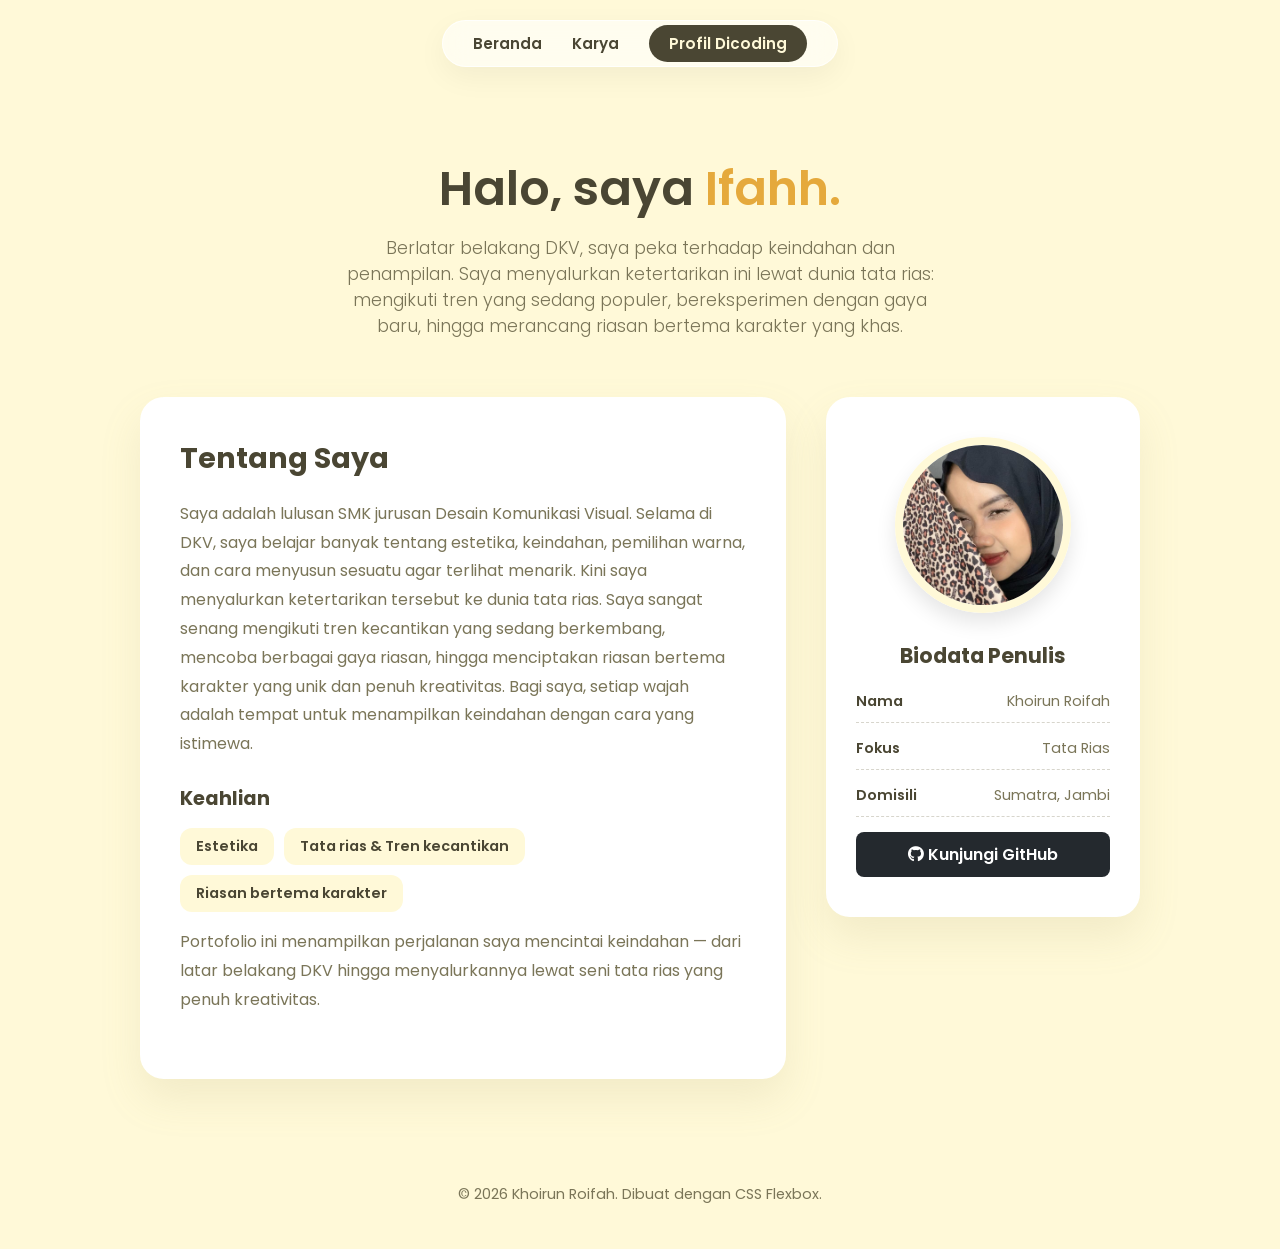
<file: tugas2/index.html>
<!DOCTYPE html>
<html lang="id">
<head>
    <meta charset="UTF-8">
    <meta name="viewport" content="width=device-width, initial-scale=1.0">
    <title>Portofolio | Khoirun Roifah</title>
    
    <link href="https://fonts.googleapis.com/css2?family=Poppins:wght@300;400;600&display=swap" rel="stylesheet">
    <link rel="stylesheet" href="css/style.css">

    <link rel="stylesheet" href="https://cdnjs.cloudflare.com/ajax/libs/font-awesome/6.4.0/css/all.min.css">
    
    <link rel="stylesheet" href="css/style.css">
</head>
<body>

    <nav>
        <ul>
            <li><a href="#beranda">Beranda</a></li>
            <li><a href="#karya">Karya</a></li>
            <li><a href="https://www.dicoding.com/users/khoirun_roifah01ep3h/academies" target="_blank" class="dicoding-link">Profil Dicoding</a></li>
        </ul>
    </nav>

    <header id="beranda">
        <div class="header-content">
            <h1>Halo, saya <span class="highlight">Ifahh.</span></h1>
            <p>Berlatar belakang DKV, saya peka terhadap keindahan dan penampilan. Saya menyalurkan ketertarikan ini lewat dunia tata rias: mengikuti tren yang sedang populer, bereksperimen dengan gaya baru, hingga merancang riasan bertema karakter yang khas.</p>
        </div>
    </header>

    <main class="container">
        
        <article id="karya">
            <div class="article-header">
                <h2>Tentang Saya</h2>
            </div>
            <p>Saya adalah lulusan SMK jurusan Desain Komunikasi Visual. Selama di DKV, saya belajar banyak tentang estetika, keindahan, pemilihan warna, dan cara menyusun sesuatu agar terlihat menarik. Kini saya menyalurkan ketertarikan tersebut ke dunia tata rias. Saya sangat senang mengikuti tren kecantikan yang sedang berkembang, mencoba berbagai gaya riasan, hingga menciptakan riasan bertema karakter yang unik dan penuh kreativitas. Bagi saya, setiap wajah adalah tempat untuk menampilkan keindahan dengan cara yang istimewa.</p>
            
            <div class="skills-section">
                <h3>Keahlian</h3>
                <div class="skills-badges">
                    <span class="badge">Estetika</span>
                    <span class="badge">Tata rias & Tren kecantikan</span>
                    <span class="badge">Riasan bertema karakter</span>
                </div>
            </div>

            <p class="closing-text">Portofolio ini menampilkan perjalanan saya mencintai keindahan — dari latar belakang DKV hingga menyalurkannya lewat seni tata rias yang penuh kreativitas.</p>
        </article>

        <aside>
            <div class="profile-card">
                
                <img src="img/WhatsApp Image 2026-09-15 at 19.17.29.jpeg" alt="Foto Profil Estetik" class="profile-img">
                
                <h3>Biodata Penulis</h3>
                <div class="bio-details">
                    <div class="bio-item">
                        <span class="label">Nama</span>
                        <span class="value">Khoirun Roifah</span>
                    </div>
                    <div class="bio-item">
                        <span class="label">Fokus</span>
                        <span class="value">Tata Rias</span>
                    </div>
                    <div class="bio-item">
                        <span class="label">Domisili</span>
                        <span class="value">Sumatra, Jambi</span>
                    </div>

                <a href="https://github.com/khoirunroifah-glitc" target="_blank" class="btn-github">
                    <i class="fab fa-github"></i> Kunjungi GitHub
                </a>
                    </div>
                </div>
            </div>
        </aside>

    </main>

    <footer>
        <p>&copy; 2026 Khoirun Roifah. Dibuat dengan CSS Flexbox.</p>
    </footer>

</body>
</html>
</file>
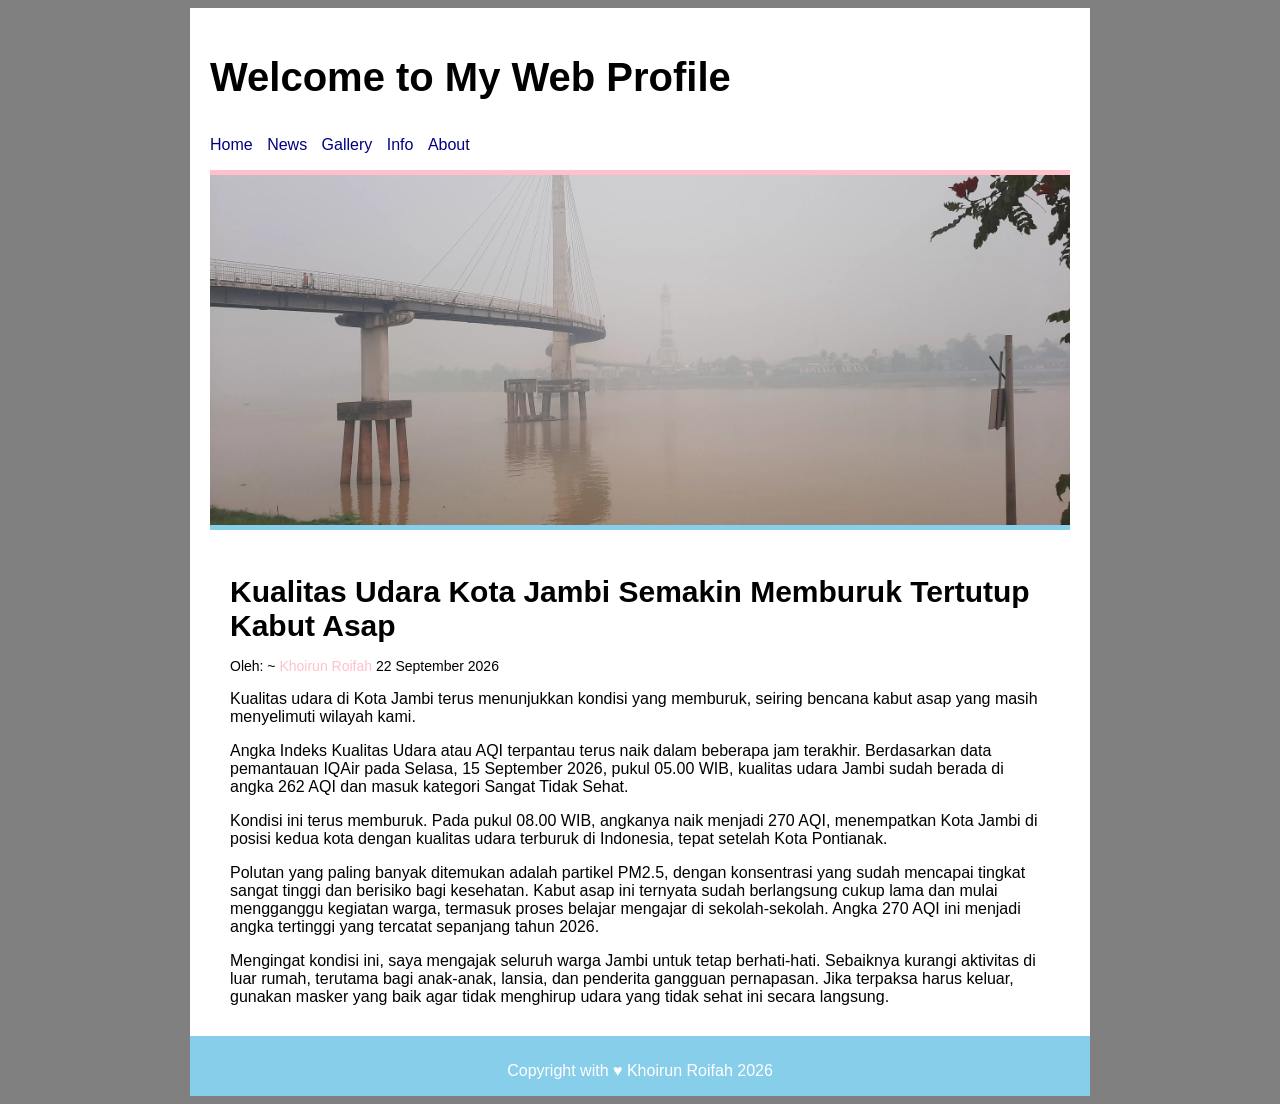
<file: web-css/index.html>
<!DOCTYPE html>
 <html lang="en">
 <head>
    <meta charset="UTF-8">
    <meta name="viewport" content="width=device-width, initial-scale=1.0">
    <title>Web Profile</title>
    <!-- link style css eskernal -->
    <link rel="stylesheet" href="css/style.css">
 </head>
 <body>
    <!-- membuat container -->
     <div class="container">
        <!-- membuat header -->
        <div class="header">
            <h1 class="judul">Welcome to My Web Profile</h1>
            <!-- membuat menu navigasi atas -->
             <ul class="nav">
                <li><a href="#">Home</a></li>
                <li><a href="#">News</a></li>
                <li><a href="#">Gallery</a></li>
                <li><a href="#">Info</a></li>
                <li><a href="#">About</a></li>
             </ul>
             <!-- membuat banner -->
               <div class="banner"></div>
               <!-- menambahkan isi/konten utama -->
                <div class="isi">
                  <h2>Kualitas Udara Kota Jambi Semakin Memburuk Tertutup Kabut Asap</h2>
                  <p class="penulis">Oleh: ~ <a href="#">Khoirun Roifah</a> 22 September 2026</p>
               
                  <p>Kualitas udara di Kota Jambi terus menunjukkan kondisi yang memburuk, seiring bencana kabut asap yang masih menyelimuti wilayah kami.
</p>

                  <p>Angka Indeks Kualitas Udara atau AQI terpantau terus naik dalam beberapa jam terakhir. Berdasarkan data pemantauan IQAir pada Selasa, 15 September 2026, pukul 05.00 WIB, kualitas udara Jambi sudah berada di angka 262 AQI dan masuk kategori Sangat Tidak Sehat.</p>

                  <p>Kondisi ini terus memburuk. Pada pukul 08.00 WIB, angkanya naik menjadi 270 AQI, menempatkan Kota Jambi di posisi kedua kota dengan kualitas udara terburuk di Indonesia, tepat setelah Kota Pontianak.</p>

                  <p>Polutan yang paling banyak ditemukan adalah partikel PM2.5, dengan konsentrasi yang sudah mencapai tingkat sangat tinggi dan berisiko bagi kesehatan. Kabut asap ini ternyata sudah berlangsung cukup lama dan mulai mengganggu kegiatan warga, termasuk proses belajar mengajar di sekolah-sekolah. Angka 270 AQI ini menjadi angka tertinggi yang tercatat sepanjang tahun 2026.</p>

                  <p>Mengingat kondisi ini, saya mengajak seluruh warga Jambi untuk tetap berhati-hati. Sebaiknya kurangi aktivitas di luar rumah, terutama bagi anak-anak, lansia, dan penderita gangguan pernapasan. Jika terpaksa harus keluar, gunakan masker yang baik agar tidak menghirup udara yang tidak sehat ini secara langsung.</p>

                </div>
        </div>
     </div>
     <!-- menambahkan footer -->
       <div class="footer">
         <p class="copyright">Copyright with &hearts; Khoirun Roifah 2026</p>
         </div>
 </body>
 </html>
</file>
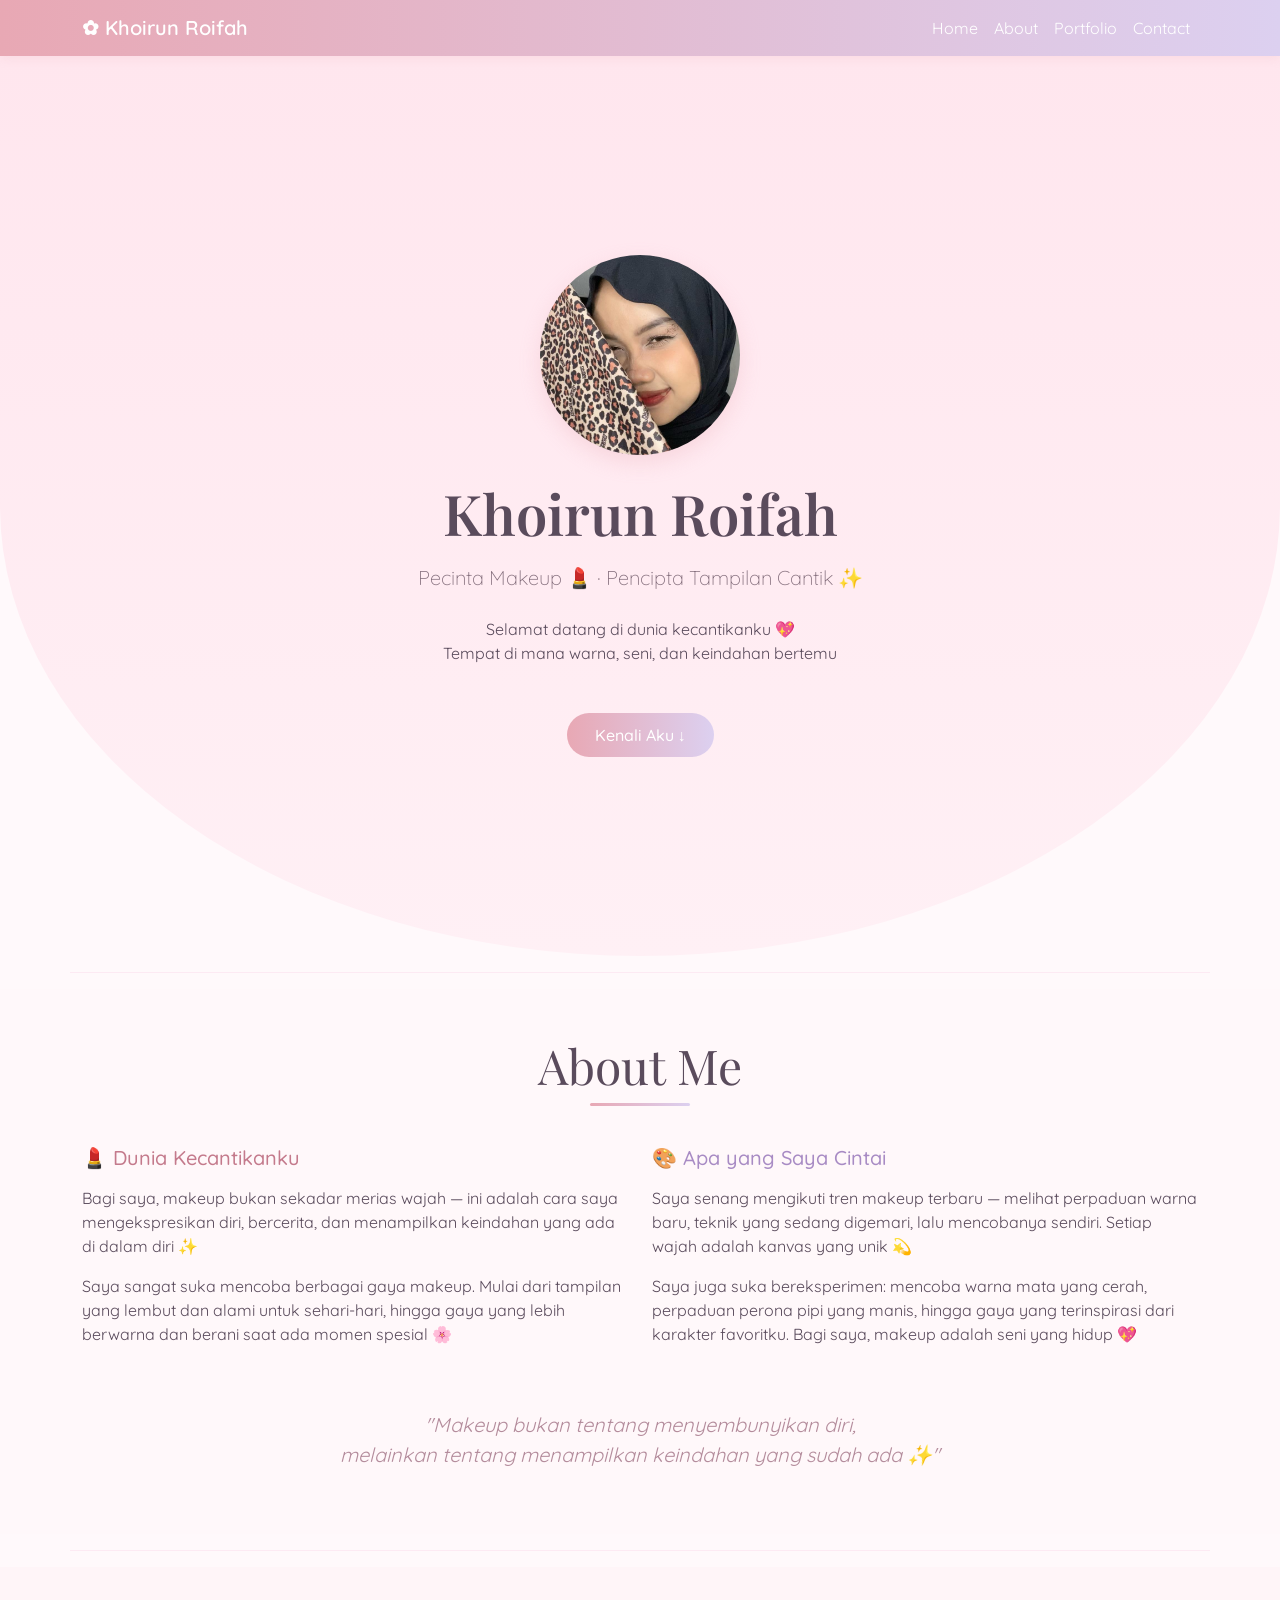
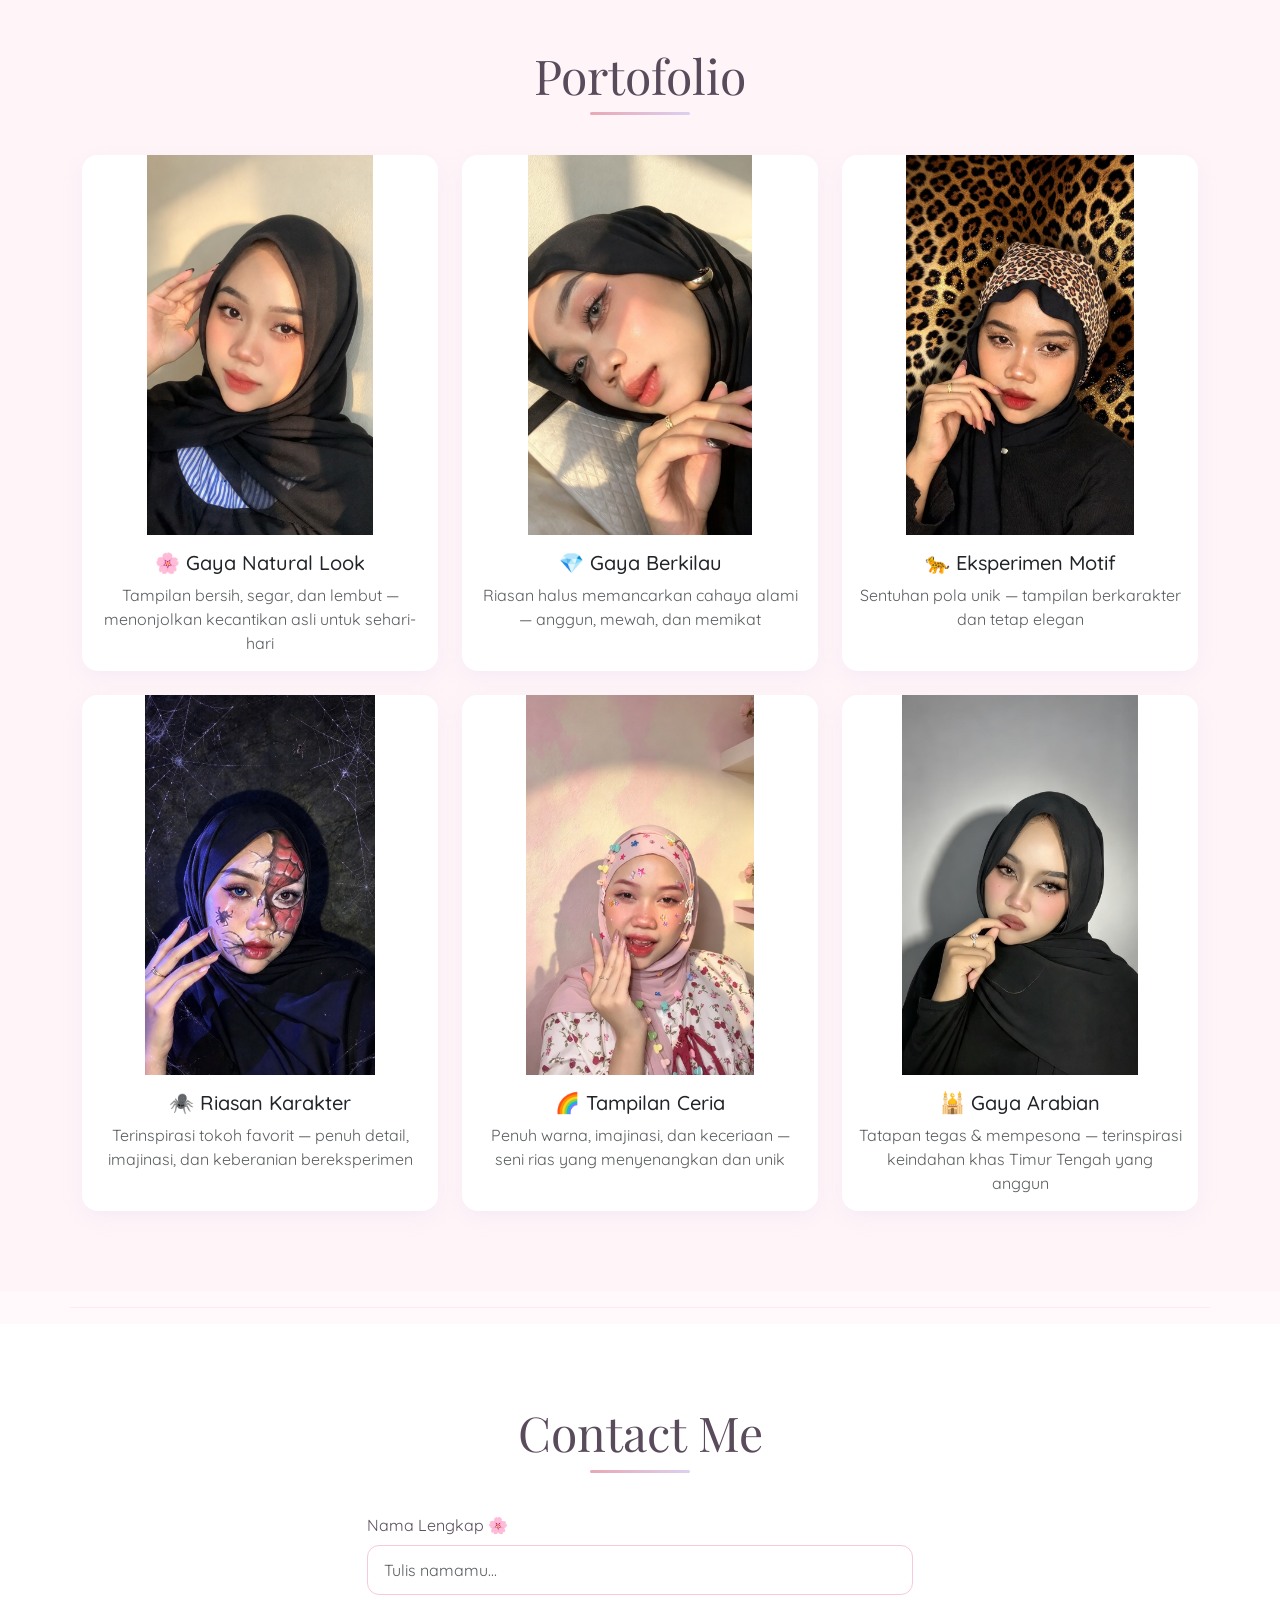
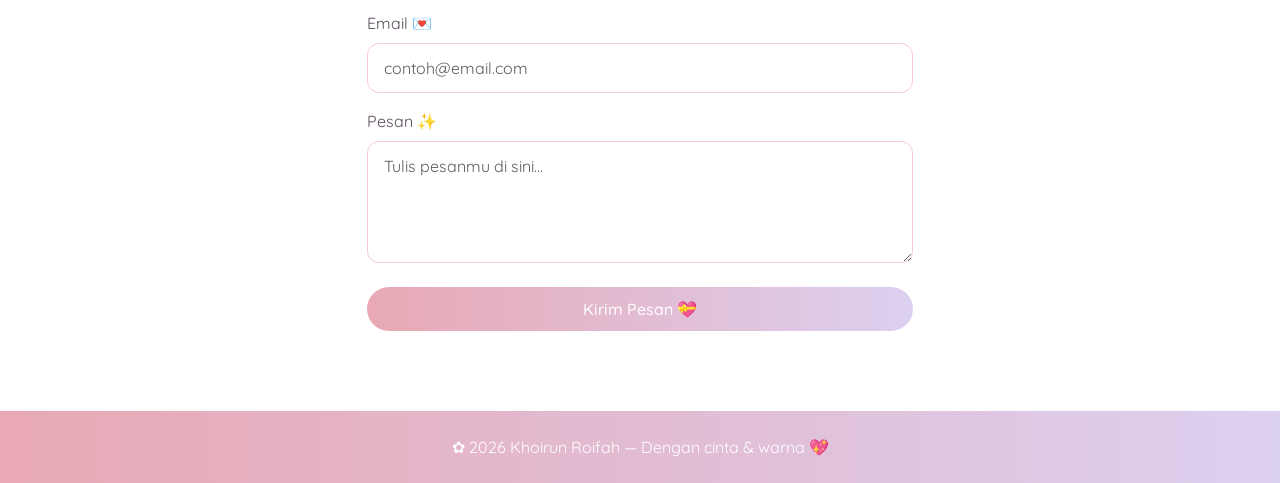
<file: web-profil/index.html>
<!DOCTYPE html>
<html lang="id">
<head>
    <meta charset="UTF-8">
    <meta name="viewport" content="width=device-width, initial-scale=1.0">
    <title>Portofolio — Khoirun Roifah</title>
    <!-- Bootstrap CSS -->
    <link href="https://cdn.jsdelivr.net/npm/bootstrap@5.3.0/dist/css/bootstrap.min.css" rel="stylesheet">
    <!-- Font Cantik -->
    <link href="https://fonts.googleapis.com/css2?family=Playfair+Display:wght@500;600&family=Quicksand:wght@400;500;600&display=swap" rel="stylesheet">
    <style>
        :root {
            --soft-pink: #F8C8DC;
            --dusty-rose: #E8A8B4;
            --lavender: #DCD0F0;
            --cream: #FFF5F8;
            --text-soft: #5A4B5C;
        }
        body {
            font-family: 'Quicksand', sans-serif;
            color: var(--text-soft);
            background-color: #FFF9FB;
        }
        h1, h2, h3, h4 {
            font-family: 'Playfair Display', serif;
        }
        html {
            scroll-behavior: smooth;
        }
        /* Navbar */
        .navbar {
            background: linear-gradient(90deg, #E8A8B4, #DCD0F0) !important;
            box-shadow: 0 2px 10px rgba(232, 168, 180, 0.2);
        }
        .navbar-brand, .nav-link {
            color: #fff !important;
        }
        .nav-link:hover {
            color: #FFF !important;
            text-shadow: 0 0 8px rgba(255,255,255,0.8);
        }
        section {
            padding: 80px 0;
        }
        /* Foto Bundar */
        .foto-bundar {
            width: 200px;
            height: 200px;
            border-radius: 50%;
            margin: 0 auto;
            box-shadow: 0 8px 20px rgba(232, 168, 180, 0.3);
            transition: transform 0.4s ease;
            object-fit: cover;
            object-position: center;
        }
        .foto-bundar:hover {
            transform: scale(1.05);
        }

        /* ===== ANIMASI: Tersembunyi Dulu ===== */
        .about-section,
        .card {
            opacity: 0;
            transform: translateY(40px);
            transition: all 0.8s ease;
        }

        /* ===== Muncul Saat Terlihat ===== */
        .about-section.terlihat,
        .card.terlihat {
            opacity: 1;
            transform: translateY(0);
        }

        /* Kartu Karya */
        .card {
            border: none;
            border-radius: 16px;
            overflow: hidden;
            background: #fff;
            box-shadow: 0 6px 18px rgba(219, 208, 240, 0.25);
        }
        .card:hover {
            transform: translateY(-8px);
            box-shadow: 0 12px 25px rgba(232, 168, 180, 0.25);
        }
        .card-img-top {
            height: 380px;
            object-fit: contain;
            object-position: center;
            background-color: #FFFFFF;
        }

        /* Tombol */
        .btn-love {
            background: linear-gradient(90deg, #E8A8B4, #DCD0F0);
            border: none;
            color: #fff;
            padding: 10px 28px;
            border-radius: 50px;
            font-weight: 500;
            transition: all 0.3s ease;
        }
        .btn-love:hover {
            color: #fff;
            transform: scale(1.05);
            box-shadow: 0 6px 15px rgba(232, 168, 180, 0.4);
        }
        /* Garis Pemisah */
        .garis {
            width: 100px;
            height: 3px;
            background: linear-gradient(90deg, #E8A8B4, #DCD0F0);
            margin: 0 auto 40px;
            border-radius: 3px;
        }
        /* Form */
        .form-control, .form-select {
            border-radius: 12px;
            border: 1px solid #F8C8DC;
            padding: 12px 16px;
        }
        .form-control:focus, .form-select:focus {
            box-shadow: 0 0 0 3px rgba(232, 168, 180, 0.25);
            border-color: #E8A8B4;
        }
        /* Footer */
        footer {
            background: linear-gradient(90deg, #E8A8B4, #DCD0F0);
            color: #fff;
        }
    </style>
</head>
<body>

    <!-- NAVIGASI -->
    <nav class="navbar navbar-expand-lg navbar-dark sticky-top">
        <div class="container">
            <a class="navbar-brand fw-semibold" href="#beranda">✿ Khoirun Roifah</a>
            <button class="navbar-toggler" type="button" data-bs-toggle="collapse" data-bs-target="#navMenu">
                <span class="navbar-toggler-icon"></span>
            </button>
            <div class="collapse navbar-collapse" id="navMenu">
                <ul class="navbar-nav ms-auto">
                    <li class="nav-item"><a class="nav-link" href="#beranda">Home</a></li>
                    <li class="nav-item"><a class="nav-link" href="#tentang">About</a></li>
                    <li class="nav-item"><a class="nav-link" href="#karya">Portfolio</a></li>
                    <li class="nav-item"><a class="nav-link" href="#hubungi">Contact</a></li>
                </ul>
            </div>
        </div>
    </nav>

    <!-- 🏠 BERANDA -->
    <section id="beranda" class="min-vh-100 d-flex align-items-center text-center" style="background: linear-gradient(180deg, #FFE6EE, #FFF0F5);
    border-bottom-left-radius : 60%;
    border-bottom-right-radius : 60%;">
        <div class="container">
            <img src="img/profil.jpeg" alt="Khoirun Roifah" class="foto-bundar mb-4">
            <h1 class="display-4 fw-semibold mb-3">Khoirun Roifah</h1>
            <p class="lead fs-5 mb-4" style="color: #86707E;">
                Pecinta Makeup 💄 · Pencipta Tampilan Cantik ✨
            </p>
            <p class="fs-6 mb-5" style="max-width: 500px; margin: 0 auto;">
                Selamat datang di dunia kecantikanku 💖<br>
                Tempat di mana warna, seni, dan keindahan bertemu
            </p>
            <a href="#tentang" class="btn btn-love">Kenali Aku ↓</a>
        </div>
    </section>

    <hr class="container" style="border-color: #F8C8DC; opacity: 0.3;">

    <!-- 🌸 TENTANG SAYA — DITAMBAH CLASS ANIMASI -->
    <section id="tentang" class="py-5 about-section" 
    style="background-color: #FFF8FA ;">
        <div class="container">
            <h2 class="text-center display-5 mb-2">About Me</h2>
            <div class="garis"></div>
            <div class="row">
                <div class="col-md-6 mb-4">
                    <h5 class="mb-3" style="color: #C47A8C;">💄 Dunia Kecantikanku</h5>
                    <p class="mb-3">Bagi saya, makeup bukan sekadar merias wajah — ini adalah cara saya mengekspresikan diri, bercerita, dan menampilkan keindahan yang ada di dalam diri ✨</p>
                    <p class="mb-3">Saya sangat suka mencoba berbagai gaya makeup. Mulai dari tampilan yang lembut dan alami untuk sehari-hari, hingga gaya yang lebih berwarna dan berani saat ada momen spesial 🌸</p>
                </div>
                <div class="col-md-6 mb-4">
                    <h5 class="mb-3" style="color: #A88BC4;">🎨 Apa yang Saya Cintai</h5>
                    <p class="mb-3">Saya senang mengikuti tren makeup terbaru — melihat perpaduan warna baru, teknik yang sedang digemari, lalu mencobanya sendiri. Setiap wajah adalah kanvas yang unik 💫</p>
                    <p>Saya juga suka bereksperimen: mencoba warna mata yang cerah, perpaduan perona pipi yang manis, hingga gaya yang terinspirasi dari karakter favoritku. Bagi saya, makeup adalah seni yang hidup 💖</p>
                </div>
            </div>
            <div class="row mt-4">
                <div class="col-md-10 offset-md-1 text-center">
                    <p class="fs-5 fst-italic" style="color: #B48C9C;">
                        "Makeup bukan tentang menyembunyikan diri,<br>
                        melainkan tentang menampilkan keindahan yang sudah ada ✨"
                    </p>
                </div>
            </div>
        </div>
    </section>

    <hr class="container" style="border-color: #F8C8DC; opacity: 0.3;">

    <!-- 🎀 PORTOFOLIO -->
    <section id="karya" style="background: #FFF5F8;">
        <div class="container">
            <h2 class="text-center display-5 mb-2">Portofolio</h2>
            <div class="garis"></div>
            <div class="row g-4">
                <!-- gambar 1 : gaya natural look -->
                <div class="col-md-6 col-lg-4">
                    <div class="card h-100">
                        <img src="img/naturallook.jpeg" class="card-img-top" alt="Gaya Natural">
                        <div class="card-body text-center">
                            <h5 class="card-title">🌸 Gaya Natural Look</h5>
                            <p class="card-text text-muted">Tampilan bersih, segar, dan lembut — menonjolkan kecantikan asli untuk sehari-hari</p>
                        </div>
                    </div>
                </div>
                <!-- gambar 2 : gaya berkilau -->
                <div class="col-md-6 col-lg-4">
                    <div class="card h-100">
                        <img src="img/berkilau.jpeg" class="card-img-top" alt="Gaya Berkilau">
                        <div class="card-body text-center">
                            <h5 class="card-title">💎 Gaya Berkilau</h5>
                            <p class="card-text text-muted">Riasan halus memancarkan cahaya alami — anggun, mewah, dan memikat</p>
                        </div>
                    </div>
                </div>
                <div class="col-md-6 col-lg-4">
                    <div class="card h-100">
                        <img src="img/leopard.jpeg" class="card-img-top" alt="Eksperimen Motif">
                        <div class="card-body text-center">
                            <h5 class="card-title">🐆 Eksperimen Motif</h5>
                            <p class="card-text text-muted">Sentuhan pola unik — tampilan berkarakter dan tetap elegan</p>
                        </div>
                    </div>
                </div>
                <div class="col-md-6 col-lg-4">
                    <div class="card h-100">
                        <img src="img/spiderman.jpeg" class="card-img-top" alt="Riasan Karakter">
                        <div class="card-body text-center">
                            <h5 class="card-title">🕷️ Riasan Karakter</h5>
                            <p class="card-text text-muted">Terinspirasi tokoh favorit — penuh detail, imajinasi, dan keberanian bereksperimen</p>
                        </div>
                    </div>
                </div>
                <div class="col-md-6 col-lg-4">
                    <div class="card h-100">
                        <img src="img/ceria.jpeg" class="card-img-top" alt="Tampilan Ceria">
                        <div class="card-body text-center">
                            <h5 class="card-title">🌈 Tampilan Ceria</h5>
                            <p class="card-text text-muted">Penuh warna, imajinasi, dan keceriaan — seni rias yang menyenangkan dan unik</p>
                        </div>
                    </div>
                </div>
                <div class="col-md-6 col-lg-4">
                    <div class="card h-100">
                        <img src="img/arabian.jpeg" class="card-img-top" alt="Gaya Arabian">
                        <div class="card-body text-center">
                            <h5 class="card-title">🕌 Gaya Arabian</h5>
                            <p class="card-text text-muted">Tatapan tegas & mempesona — terinspirasi keindahan khas Timur Tengah yang anggun</p>
                        </div>
                    </div>
                </div>
            </div>
        </div>
    </section>

    <hr class="container" style="border-color: #F8C8DC; opacity: 0.3;">

    <!-- 💌 HUBUNGI SAYA -->
    <section id="hubungi" class="bg-white">
        <div class="container">
            <h2 class="text-center display-5 mb-2">Contact Me</h2>
            <div class="garis"></div>
            <div class="row justify-content-center">
                <div class="col-md-6">
                    <form>
                        <div class="mb-3">
                            <label class="form-label">Nama Lengkap 🌸</label>
                            <input type="text" class="form-control" placeholder="Tulis namamu...">
                        </div>
                        <div class="mb-3">
                            <label class="form-label">Email 💌</label>
                            <input type="email" class="form-control" placeholder="contoh@email.com">
                        </div>
                        <div class="mb-4">
                            <label class="form-label">Pesan ✨</label>
                            <textarea class="form-control" rows="4" placeholder="Tulis pesanmu di sini..."></textarea>
                        </div>
                        <button type="submit" class="btn btn-love w-100">Kirim Pesan 💝</button>
                    </form>
                </div>
            </div>
        </div>
    </section>

    <!-- FOOTER -->
    <footer class="py-4 text-center">
        <p class="mb-0">✿ 2026 Khoirun Roifah — Dengan cinta & warna 💖</p>
    </footer>

    <!-- Bootstrap JS + Animasi Muncul Saat Dilihat -->
    <script src="https://cdn.jsdelivr.net/npm/bootstrap@5.3.0/dist/js/bootstrap.bundle.min.js"></script>
    <script>
        document.addEventListener('DOMContentLoaded', function() {
            const elemenMuncul = document.querySelectorAll('.about-section, .card');
            
            const pengamat = new IntersectionObserver((masuk) => {
                masuk.forEach(lihat => {
                    if (lihat.isIntersecting) {
                        lihat.target.classList.add('terlihat');
                    }
                });
            }, { threshold: 0.1 });

            elemenMuncul.forEach(el => pengamat.observe(el));
        });
    </script>
</body>
</html>
</file>
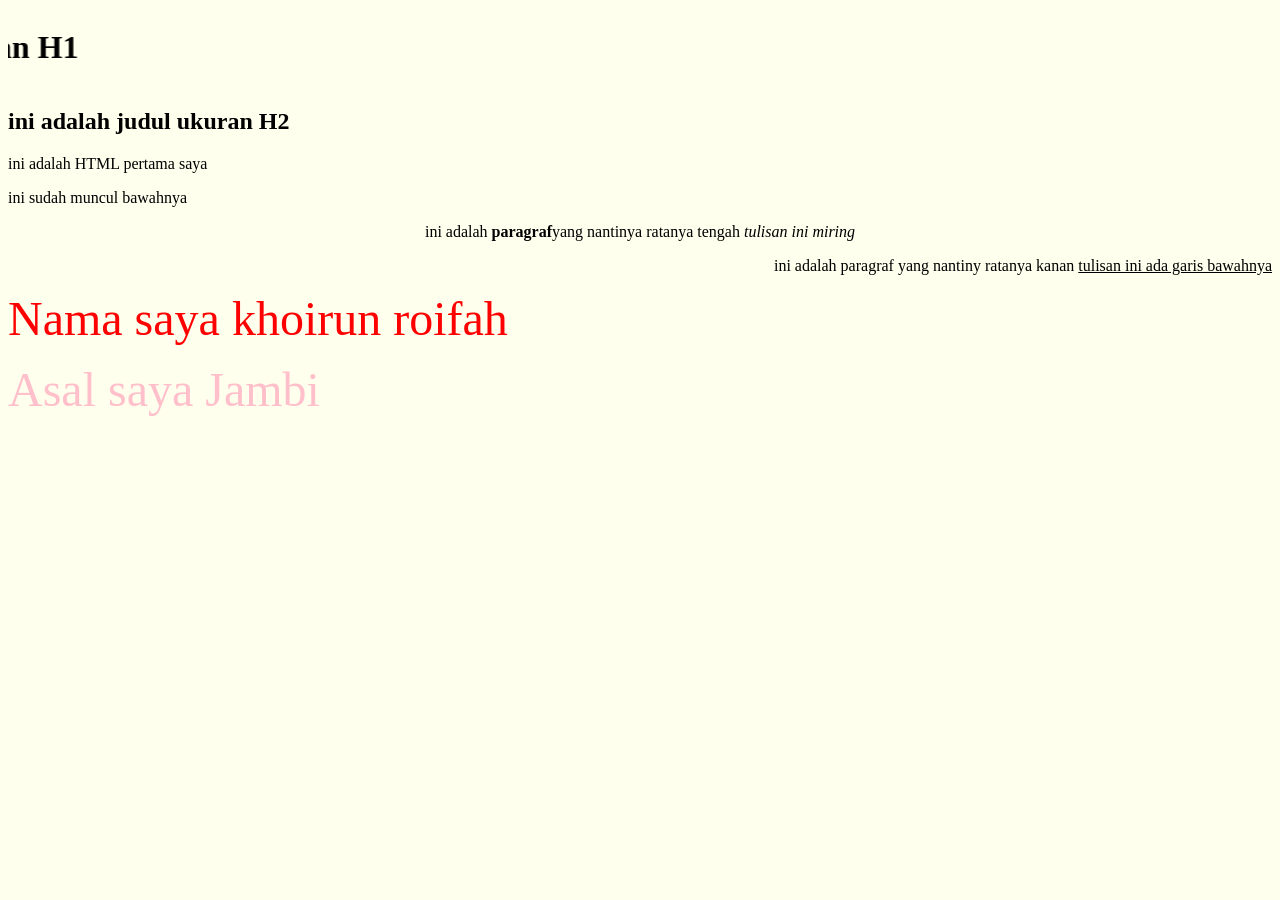
<file: tugas1/tugas1.html>
<html>
    <head>
        <title> HTML Tugas 1</title>
    </head>
    <body bgcolor="FEFFED">

        <marquee behavior="slide" direction="right">
            <h1>ini adalah judul ukuran H1</h1>
        </marquee>

        <h2>ini adalah judul ukuran H2</h2>
        <p>ini adalah HTML pertama saya</p>
        <p>ini sudah muncul bawahnya</p>
        <p align="center">ini adalah <b>paragraf</b>yang nantinya ratanya tengah <i>tulisan ini miring</i></p>
        <p align="right">ini adalah paragraf yang nantiny ratanya kanan <u>tulisan ini ada garis bawahnya</u></p>

        <p>
        <font size="20" color="red">Nama saya khoirun roifah</font>
        </p>

        <p>
            <font size="20" color="pink">Asal saya Jambi</font>
        </p>
    </body>
</html>
</file>
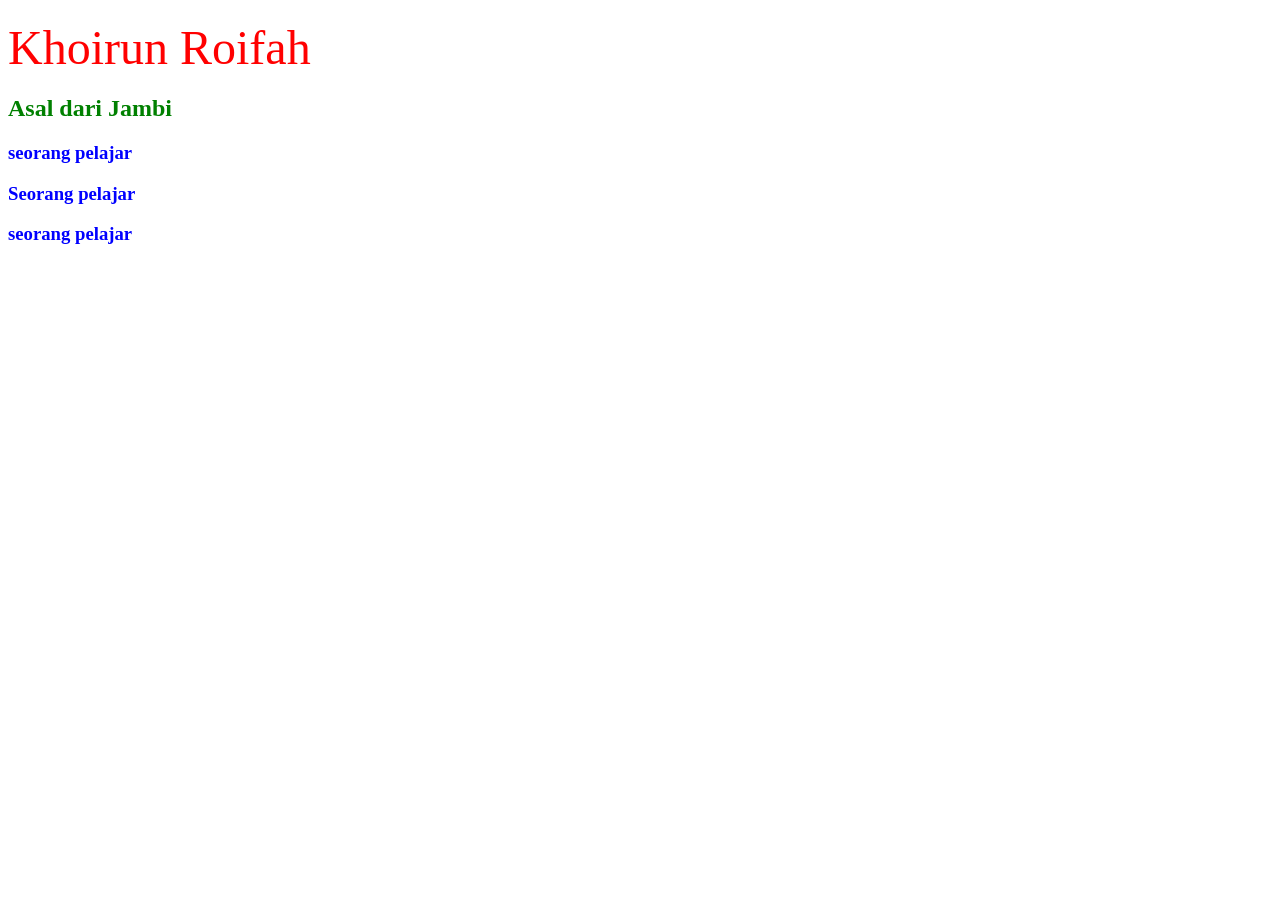
<file: tugas3/tugas-css1.html>
<!DOCTYPE html>
<html lang="en">
<head>
    <meta charset="UTF-8">
    <meta name="viewport" content="width=device-width, initial-scale=1.0">
    <title>Document</title>

    <style type="text/css">
        h3 {
            color: blue;
        }
        
        p {
            color: red;
            font-size: 20px;
        }

        h2 {
            color: green;
        }
    </style>
</head>
<body>
    <P><font size="20 color="red"> Khoirun Roifah </font></P>
    <h2>Asal dari Jambi</h2>
    <h3 style="color: blue">seorang pelajar</h3>
    <h3>Seorang pelajar</h3>
    <h3>seorang pelajar</h3>
    

</body>
</html>
</file>
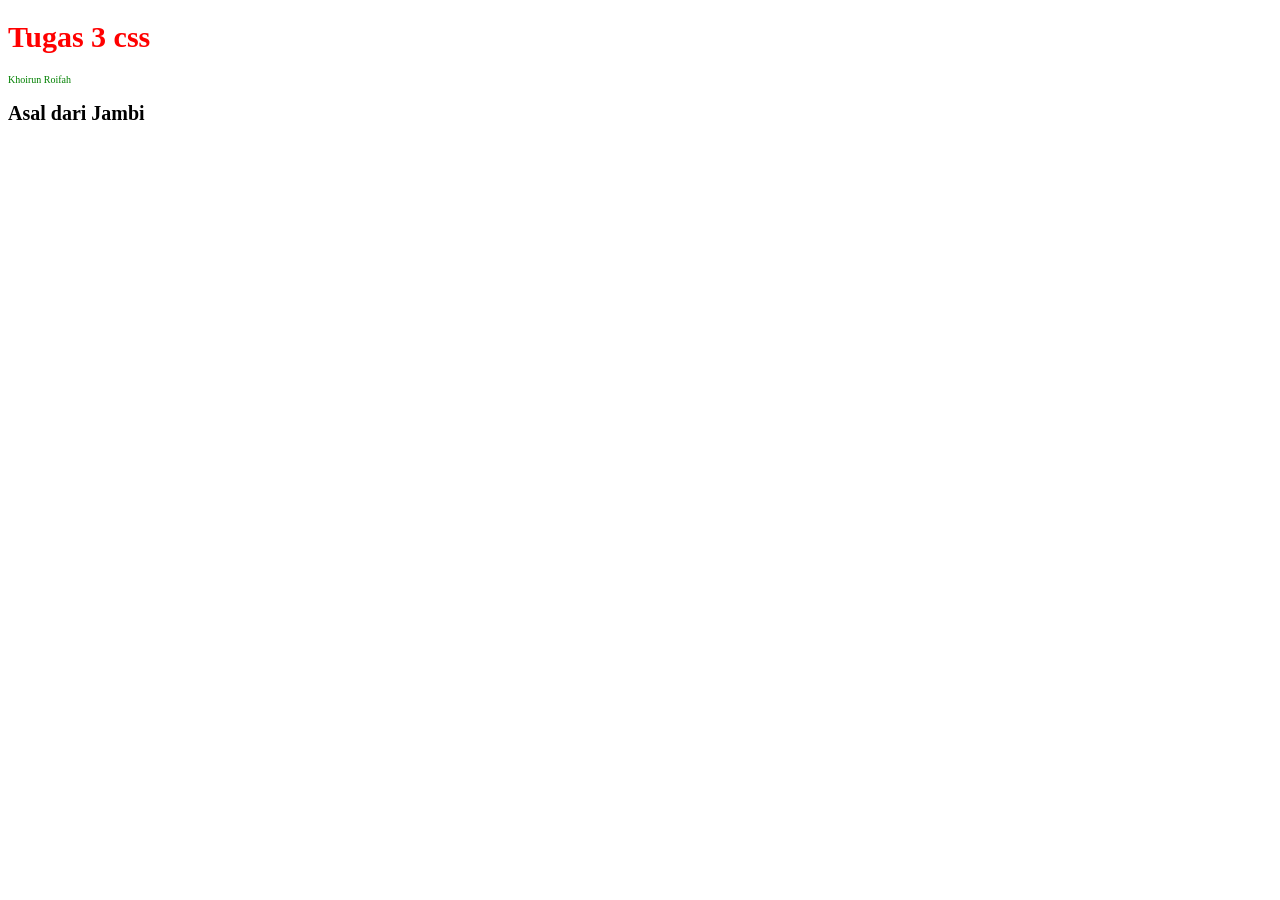
<file: tugas3/tugas-css2.html>
<!DOCTYPE html>
<html lang="en">
<head>
    <meta charset="UTF-8">
    <meta name="viewport" content="width=device-width, initial-scale=1.0">
    <title>Tugas 3 CSS</title>
    <!-- memasukkan css eksternal dengan teg link -->
    <link rel="stylesheet" href="style.css">
</head>
<body>
    <!-- berwarna merah dan ukuran font 30px -->
    <h1>Tugas 3 css</h1>
    <!-- warna hijau ukuran 10px -->
    <p>Khoirun Roifah</p>
    <!-- ukuran font 20px -->
    <h2>Asal dari Jambi</h2>
</body>
</html>
</file>
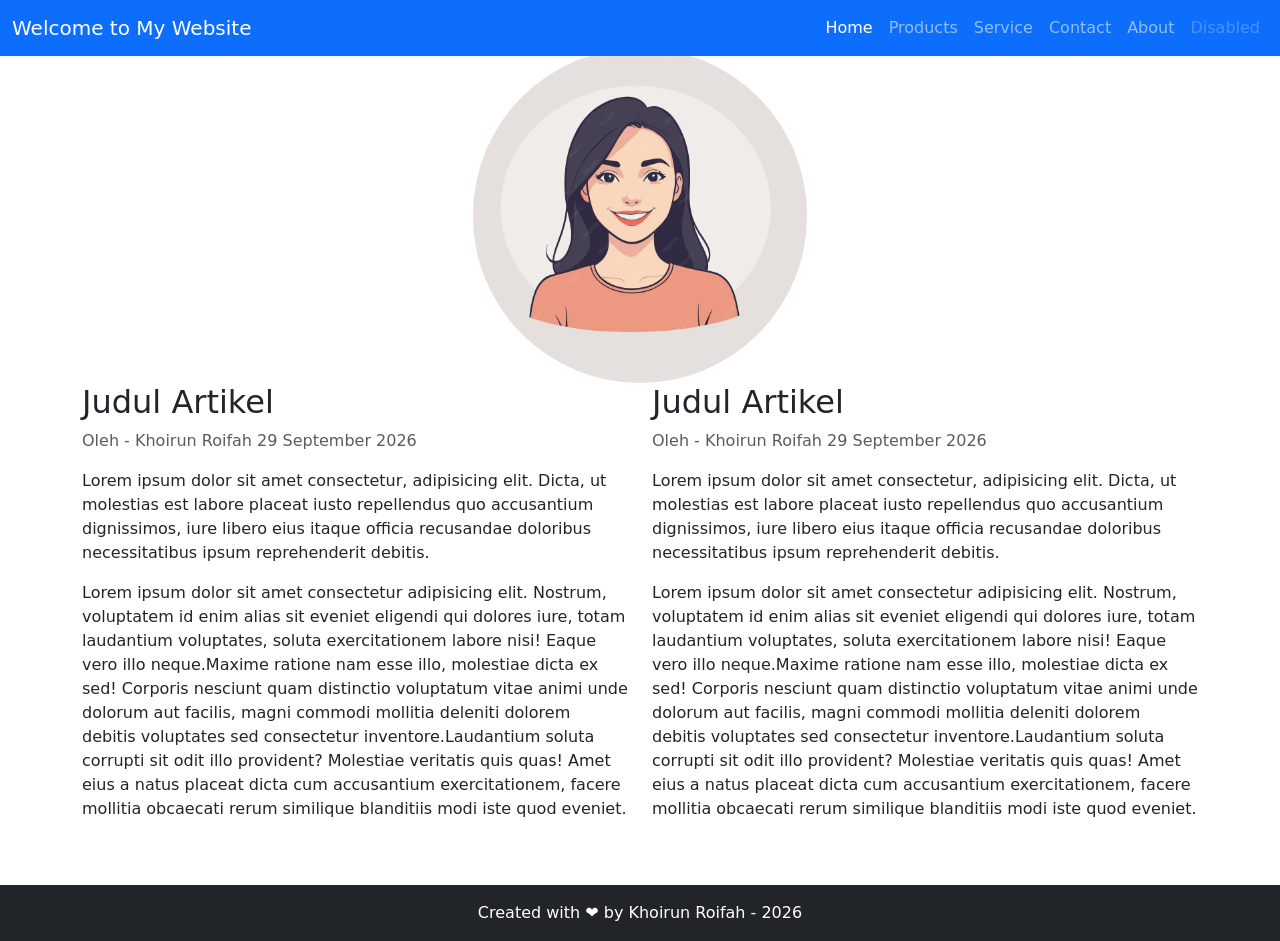
<file: web-bootstrap/inde.html>
<!DOCTYPE html>
<html lang="en">
<head>
    <meta charset="UTF-8">
    <meta name="viewport" content="width=device-width, initial-scale=1.0">
    <title>Document</title>
     <link href="https://cdn.jsdelivr.net/npm/bootstrap@5.3.8/dist/css/bootstrap.min.css" rel="stylesheet" integrity="sha384-sRIl4kxILFvY47J16cr9ZwB07vP4J8+LH7qKQnuqkuIAvNWLzeN8tE5YBujZqJLB" crossorigin="anonymous">
</head>
<body>
    <!-- navbar atau menu untuk warna primary, danger, warning, success -->
     <nav class="navbar navbar-expand-lg bg-primary navbar-dark fixed-top">
  <div class="container-fluid">
    <a class="navbar-brand" href="#">Welcome to My Website</a>
    <button class="navbar-toggler" type="button" data-bs-toggle="collapse" data-bs-target="#navbarNavAltMarkup" aria-controls="navbarNavAltMarkup" aria-expanded="false" aria-label="Toggle navigation">
      <span class="navbar-toggler-icon"></span>
    </button>
    <div class="collapse navbar-collapse" id="navbarNavAltMarkup">
      <div class="navbar-nav ms-auto">
        <a class="nav-link active" aria-current="page" 
        href="#">Home</a>
        <a class="nav-link" href="#">Products</a>
        <a class="nav-link" href="#">Service</a>
        <a class="nav-link" href="#">Contact</a>
        <a class="nav-link" href="#">About</a>
        <a class="nav-link disabled" aria-disabled="true">Disabled</a>
      </div>
    </div>
  </div>
</nav>

<!-- hero image atau banner -->
 <div class="container text-center mt-5">
    <img src="img/profil.img" width="30%" class="img-fluid rounded-circle" alt="Hero Image">
 </div>

    <!-- bagian artikel -->
    <div class="container">
        <div class="row">
            <!-- column 1 -->
            <div class="col-md">
                 <h2>Judul Artikel</h2>
                <p class="text-muted">Oleh - Khoirun Roifah 29 September 2026</p>
                <p>Lorem ipsum dolor sit amet consectetur, adipisicing elit. Dicta, ut molestias est labore placeat iusto repellendus quo accusantium dignissimos, iure libero eius itaque officia recusandae doloribus necessitatibus ipsum reprehenderit debitis.</p>
                <p><span>Lorem ipsum dolor sit amet consectetur adipisicing elit. Nostrum, voluptatem id enim alias sit eveniet eligendi qui dolores iure, totam laudantium voluptates, soluta exercitationem labore nisi! Eaque vero illo neque.</span><span>Maxime ratione nam esse illo, molestiae dicta ex sed! Corporis nesciunt quam distinctio voluptatum vitae animi unde dolorum aut facilis, magni commodi mollitia deleniti dolorem debitis voluptates sed consectetur inventore.</span><span>Laudantium soluta corrupti sit odit illo provident? Molestiae veritatis quis quas! Amet eius a natus placeat dicta cum accusantium exercitationem, facere mollitia obcaecati rerum similique blanditiis modi iste quod eveniet.</span></p>
                </div>
            <!-- column 2 -->
            <div class="col-md">
                <h2>Judul Artikel</h2>
                <p class="text-muted">Oleh - Khoirun Roifah 29 September 2026</p>
                <p>Lorem ipsum dolor sit amet consectetur, adipisicing elit. Dicta, ut molestias est labore placeat iusto repellendus quo accusantium dignissimos, iure libero eius itaque officia recusandae doloribus necessitatibus ipsum reprehenderit debitis.</p>
                <p><span>Lorem ipsum dolor sit amet consectetur adipisicing elit. Nostrum, voluptatem id enim alias sit eveniet eligendi qui dolores iure, totam laudantium voluptates, soluta exercitationem labore nisi! Eaque vero illo neque.</span><span>Maxime ratione nam esse illo, molestiae dicta ex sed! Corporis nesciunt quam distinctio voluptatum vitae animi unde dolorum aut facilis, magni commodi mollitia deleniti dolorem debitis voluptates sed consectetur inventore.</span><span>Laudantium soluta corrupti sit odit illo provident? Molestiae veritatis quis quas! Amet eius a natus placeat dicta cum accusantium exercitationem, facere mollitia obcaecati rerum similique blanditiis modi iste quod eveniet.</span></p>
            </div>
        </div>
    </div>

    <!-- buat footer -->
     <footer class="bg-dark text-white text-center py-3 mt-5">
        Created with ❤️ by Khoirun Roifah - 2026
     </footer>

    <!-- javascript code bootstrap -->
    <script src="https://cdn.jsdelivr.net/npm/bootstrap@5.3.8/dist/js/bootstrap.bundle.min.js" integrity="sha384-FKyoEForCGlyvwx9Hj09JcYn3nv7wiPVlz7YYwJrWVcXK/BmnVDxM+D2scQbITxI" crossorigin="anonymous"></script>
</body>
</html>
</file>
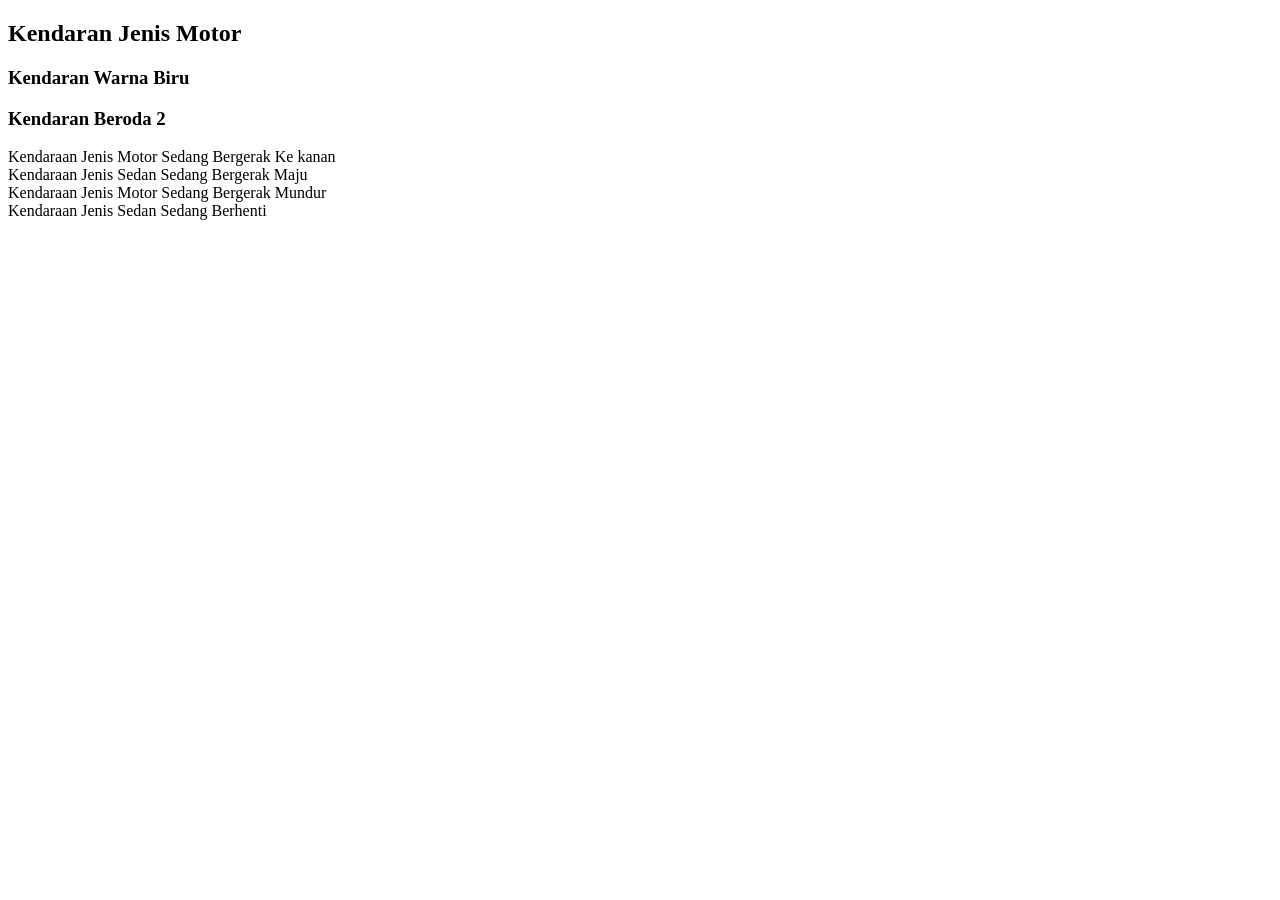
<file: web-javascript/belajar-object.html>
<!DOCTYPE html>
<html lang="en">
<head>
    <meta charset="UTF-8">
    <meta name="viewport" content="width=device-width, initial-scale=1.0">
    <title>Belajar Object</title>
</head>
<body>
    <script type="text/javascript" src="script.js"></script>
</body>
</html>
</file>
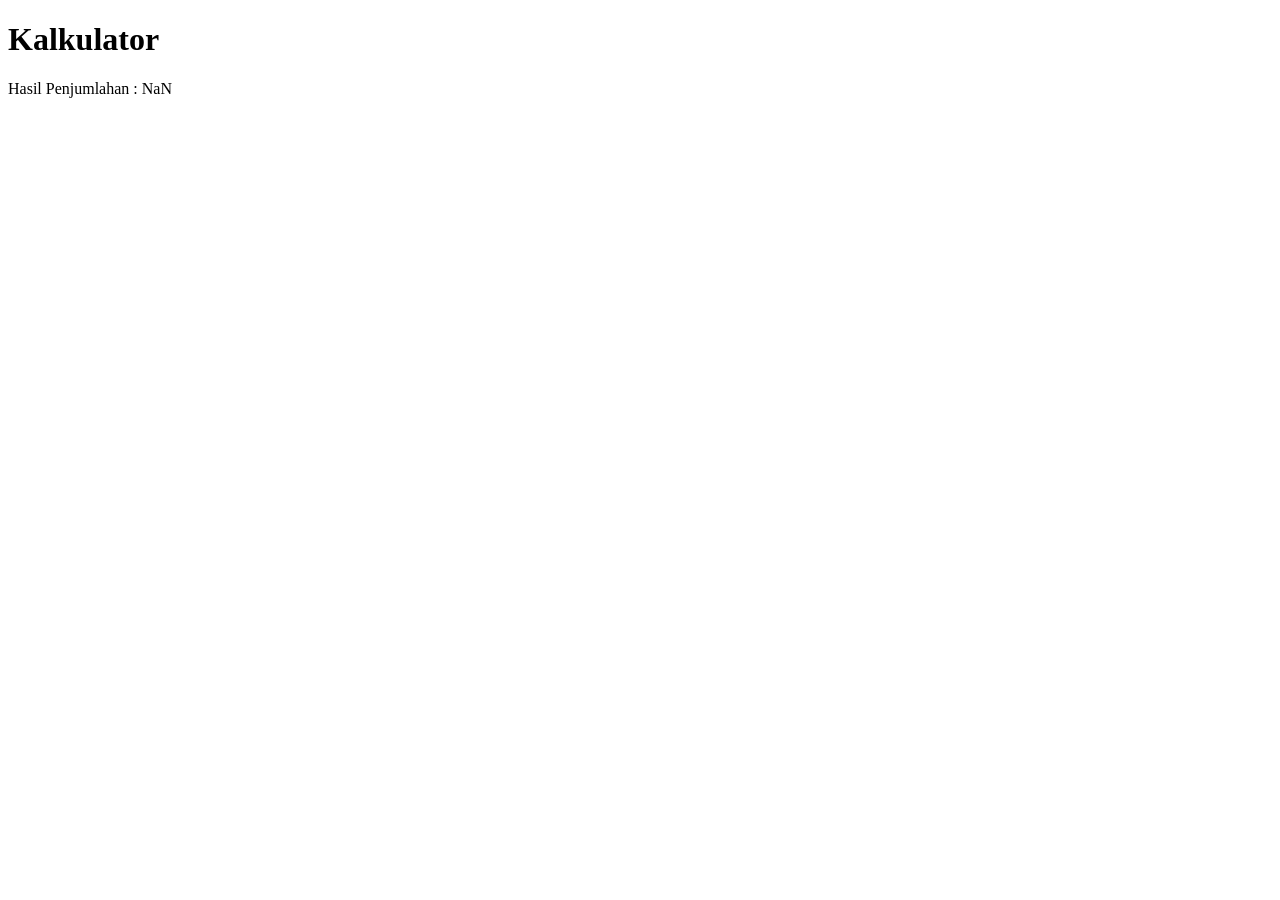
<file: web-javascript/kalkulator-js.html>
<!DOCTYPE html>
<html lang="en">
<head>
    <meta charset="UTF-8">
    <meta name="viewport" content="width=device-width, initial-scale=1.0">
    <title>Kalkulator</title>
</head>
<body>
    <h1>Kalkulator</h1>

    <script type="text/javascript">
        let angka1 = prompt("Masukkan angka pertama : ");
        let angka2 = prompt("Masukkan angka kedua : ");

        //menjumlahkan kedua angka
        let penjumlahan = parseFloat(angka1) + parseFloat(angka2);

        //menampilkan hasil penjumlahan
        document.write("Hasil Penjumlahan : " + penjumlahan + "<br>");
    </script>
</body>
</html>
</file>
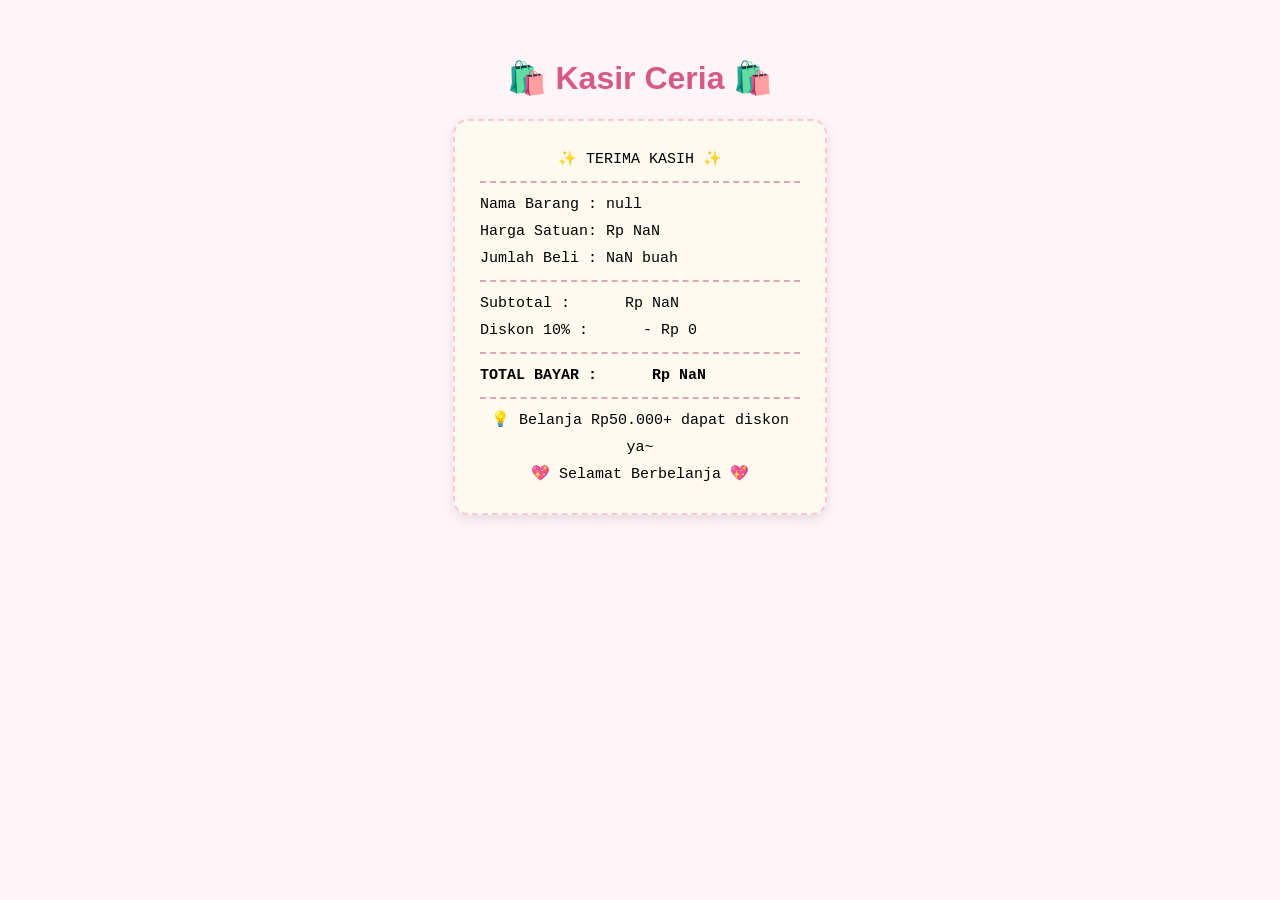
<file: web-javascript/kasir-js.html>
<!DOCTYPE html>
<html lang="id">
<head>
    <meta charset="UTF-8">
    <meta name="viewport" content="width=device-width, initial-scale=1.0">
    <title>KASIR-JS 🛍️</title>
    <style>
        body {
            font-family: 'Arial', sans-serif;
            background: #FFF5F8;
            padding: 30px;
        }
        h1 {
            text-align: center;
            color: #D65A84;
        }
        .struk {
            font-family: 'Courier New', monospace;
            font-size: 15px;
            line-height: 1.8;
            background: #FFFAF0;
            padding: 25px;
            margin: 0 auto;
            max-width: 320px;
            border-radius: 15px;
            box-shadow: 0 4px 12px rgba(0,0,0,0.1);
            border: 2px dashed #F8C8DC;
        }
        .tengah { text-align: center; }
        .kanan { text-align: right; display: inline-block; width: 100px; }
        .garis { border-bottom: 2px dashed #D8A8B8; margin: 8px 0; }
    </style>
</head>
<body>
    <h1>🛍️ Kasir Ceria 🛍️</h1>

    <script>
        // Ambil data
        let nama = prompt("😊 Nama Barang:");
        let harga = parseFloat(prompt("💰 Harga Barang:"));
        let qty = parseInt(prompt("🛒 Jumlah Beli:"));

        // Hitung
        let total = harga * qty;
        let diskon = 0;
        let catatanDiskon = "";

        if (total > 50000) {
            diskon = total * 0.1;
            catatanDiskon = "🎉 DAPAT DISKON 10%!";
        } else {
            catatanDiskon = "💡 Belanja Rp50.000+ dapat diskon ya~";
        }

        let totalBayar = total - diskon;

        // Tampilkan struk yang CANTIK & LUCU
        document.write('<div class="struk">');
        document.write('<div class="tengah">✨ TERIMA KASIH ✨</div>');
        document.write('<div class="garis"></div>');
        
        document.write('Nama Barang : ' + nama + '<br>');
        document.write('Harga Satuan: Rp ' + harga.toLocaleString('id-ID') + '<br>');
        document.write('Jumlah Beli : ' + qty + ' buah<br>');
        document.write('<div class="garis"></div>');
        
        document.write('Subtotal     : <span class="kanan">Rp ' + total.toLocaleString('id-ID') + '</span><br>');
        document.write('Diskon 10%   : <span class="kanan">- Rp ' + diskon.toLocaleString('id-ID') + '</span><br>');
        document.write('<div class="garis"></div>');
        
        document.write('<strong>TOTAL BAYAR  : <span class="kanan">Rp ' + totalBayar.toLocaleString('id-ID') + '</span></strong><br>');
        document.write('<div class="garis"></div>');
        
        document.write('<div class="tengah">' + catatanDiskon + '</div>');
        document.write('<div class="tengah">💖 Selamat Berbelanja 💖</div>');
        
        document.write('</div>');
    </script>

</body>
</html>
</file>
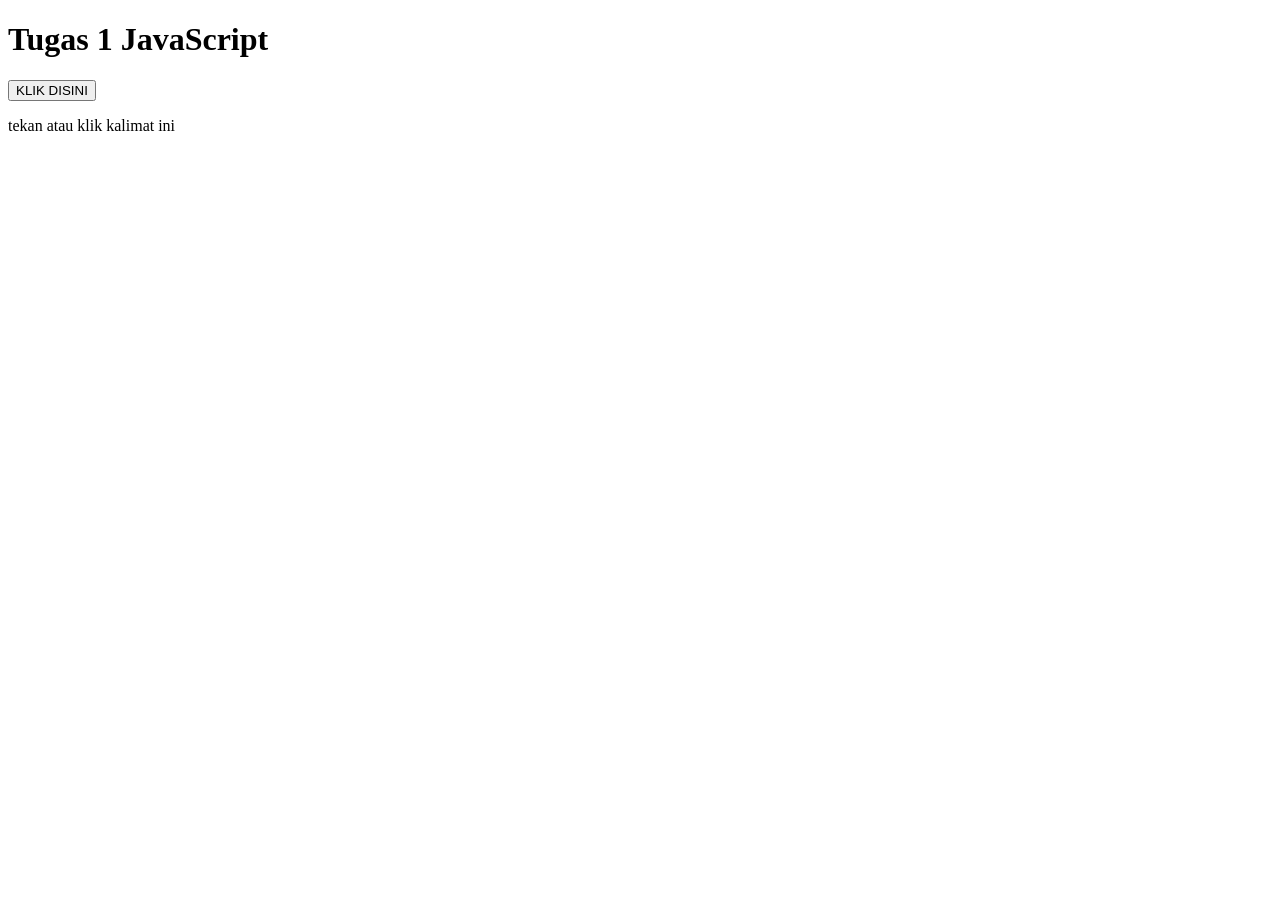
<file: web-javascript/tugas1-js.html>
<!DOCTYPE html>
<html lang="en">
<head>
    <meta charset="UTF-8">
    <meta name="viewport" content="width=device-width, initial-scale=1.0">
    <title>Document</title>
</head>
<body>
    <h1>Tugas 1 JavaScript</h1>

    <!-- penulisan js dengan inline -->
     <button onclick="alert('Tombol di tekan!')
     ">KLIK DISINI</button>

     <p onclick="alert('kalimat ini di klik')">tekan atau klik kalimat ini</p>

<!-- contoh penulisan js eksternal js -->
    <skript type="text/javascript" src="my.js">
    </skript>
</body>
</html>
</file>
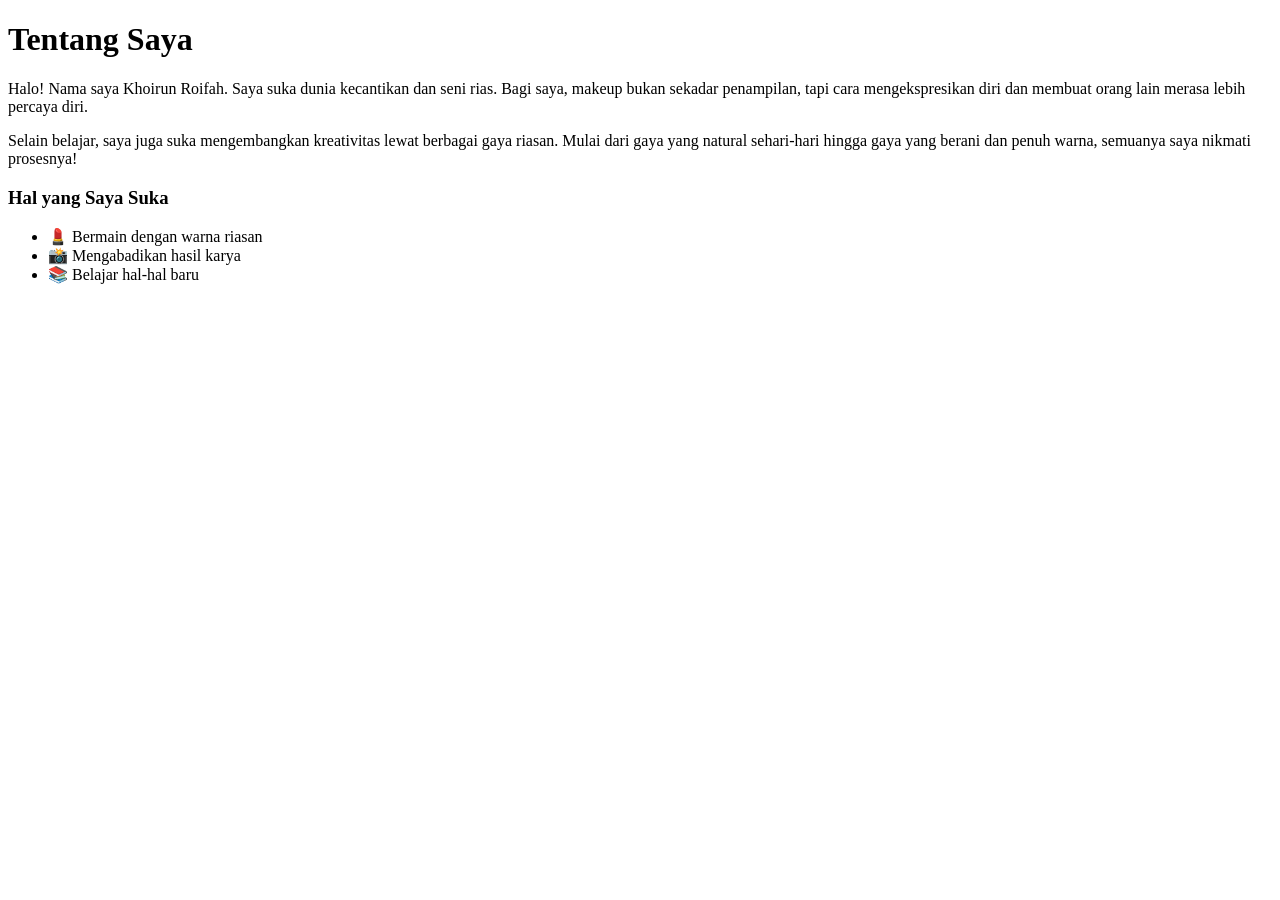
<file: web-javascript/tugas10-js.html>
<!DOCTYPE html>
<html lang="en">
<head>
    <meta charset="UTF-8">
    <meta name="viewport" content="width=device-width, initial-scale=1.0">
    <title>Belajar DOM</title>
</head>
<body>
    <h1 id="judul">Tentang Saya</h1>

<p>Halo! Nama saya Khoirun Roifah. Saya suka dunia kecantikan dan seni rias. Bagi saya, makeup bukan sekadar penampilan, tapi cara mengekspresikan diri dan membuat orang lain merasa lebih percaya diri.</p>

<p>Selain belajar, saya juga suka mengembangkan kreativitas lewat berbagai gaya riasan. Mulai dari gaya yang natural sehari-hari hingga gaya yang berani dan penuh warna, semuanya saya nikmati prosesnya!</p>

<h3 class="daftar">Hal yang Saya Suka</h3>
<ul>
    <li>💄 Bermain dengan warna riasan</li>
    <li>📸 Mengabadikan hasil karya</li>
    <li>📚 Belajar hal-hal baru</li>
</ul>

    <script>
        let judul=document.getElementById('judul');
        console.log(judul);
</script>

    <script>
        let p=document.getElementsByTagName('p');
        console.log(p);
</script>

    <script>
        let daftar=document.getElementsByClassName('daftar');
        console.log(daftar);
</script>

    <script>
        let title=document.querySelector('#judul');
        console.log(title);
</script>

    <script>
        let list=document.querySelectorAll('li');
        console.log(list);
</script>
</body>
</html>
</file>
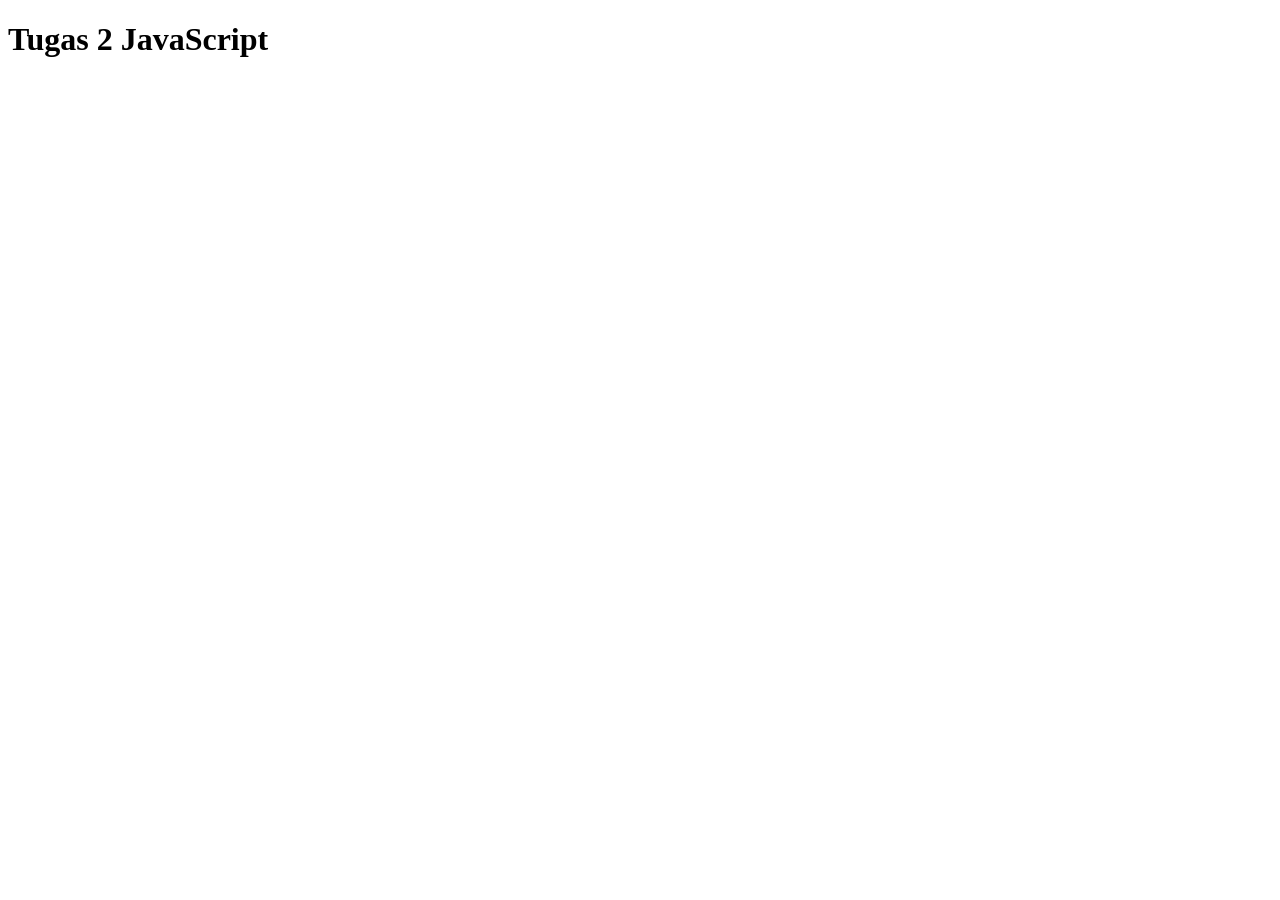
<file: web-javascript/tugas2-js.html>
<!DOCTYPE html>
<html lang="en">
<head>
    <meta charset="UTF-8">
    <meta name="viewport" content="width=device-width, initial-scale=1.0">
    <title>Tugas 2 JavaScript</title>
</head>
<body>
    <h1>Tugas 2 JavaScript</h1>

    <script type="text/javascript">
        //js bersifat dynamic typing
        //untuk variabel tidak perlu mendeklarasikan tipe data
        var nama = "Khoirun Roifah";
        var umur = 20;
        let alamat = "Jambi";
        //untuk konstanta tidak bisa diubah nilainya
        const PHI = 3.14;

        //menampilkan data ke console
        console.log(nama);
        console.log(umur);
        console.log(alamat);

    </script>
</body>
</html>
</file>
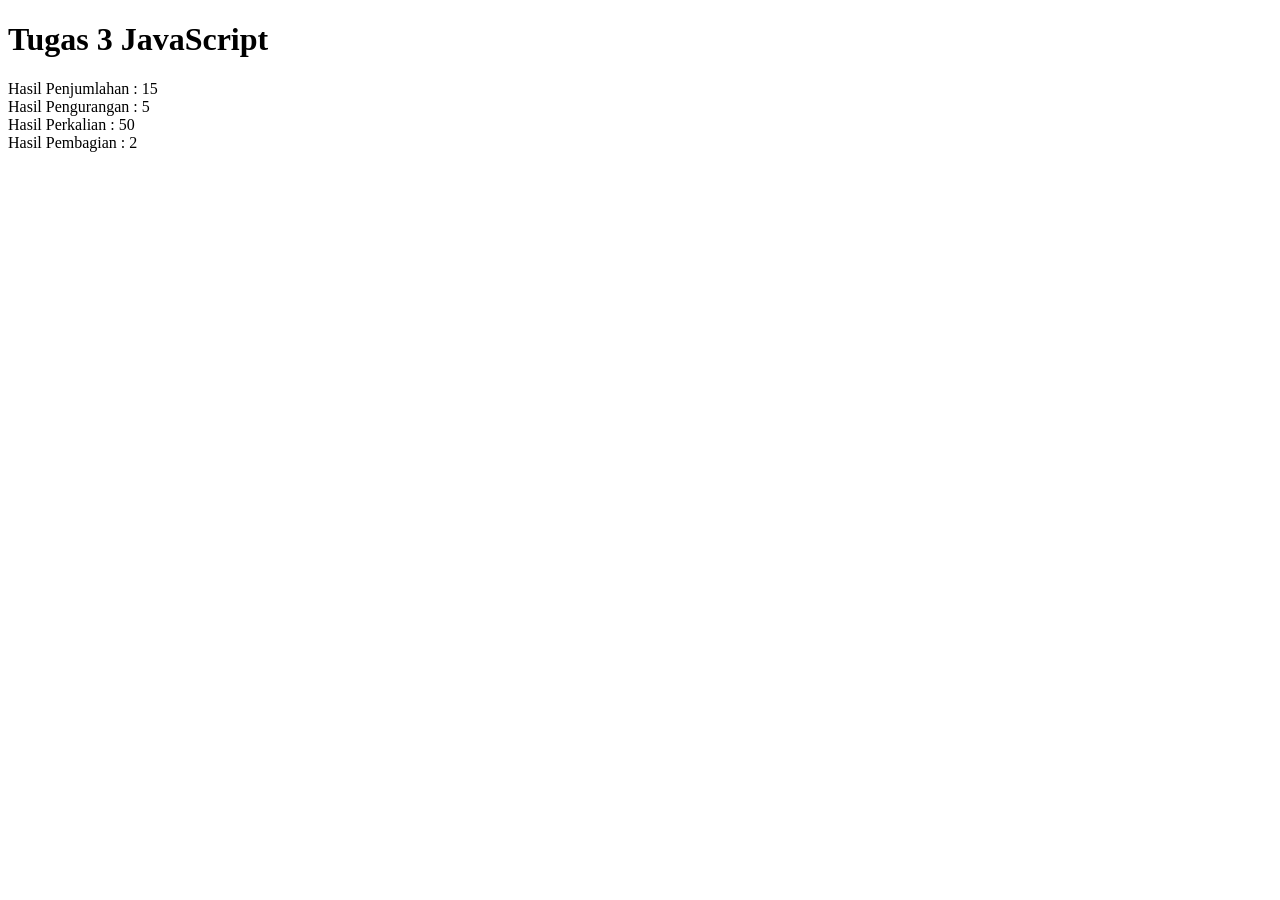
<file: web-javascript/tugas3-js.html>
<!DOCTYPE html>
<html lang="en">
<head>
    <meta charset="UTF-8">
    <meta name="viewport" content="width=device-width, initial-scale=1.0">
    <title>Tugas 3 JavaScript</title>
</head>
<body>
    <h1>Tugas 3 JavaScript</h1>

    <script type="text/javascript">
        let angka1 = 10;
        let angka2 = 5;

        //penjumlahan
        let hasil = angka1 + angka2;
        document.write("Hasil Penjumlahan : " + hasil + "<br>");

        //pengurangan
        hasil = angka1 - angka2;
        document.write("Hasil Pengurangan : " + hasil + "<br>");

        //perkalian
        hasil = angka1 * angka2;
        document.write("Hasil Perkalian : " + hasil + "<br>");

        //pembagian
        hasil = angka1 / angka2;
        document.write("Hasil Pembagian : " + hasil + "<br>");
    </script>
</body>
</html>
</file>
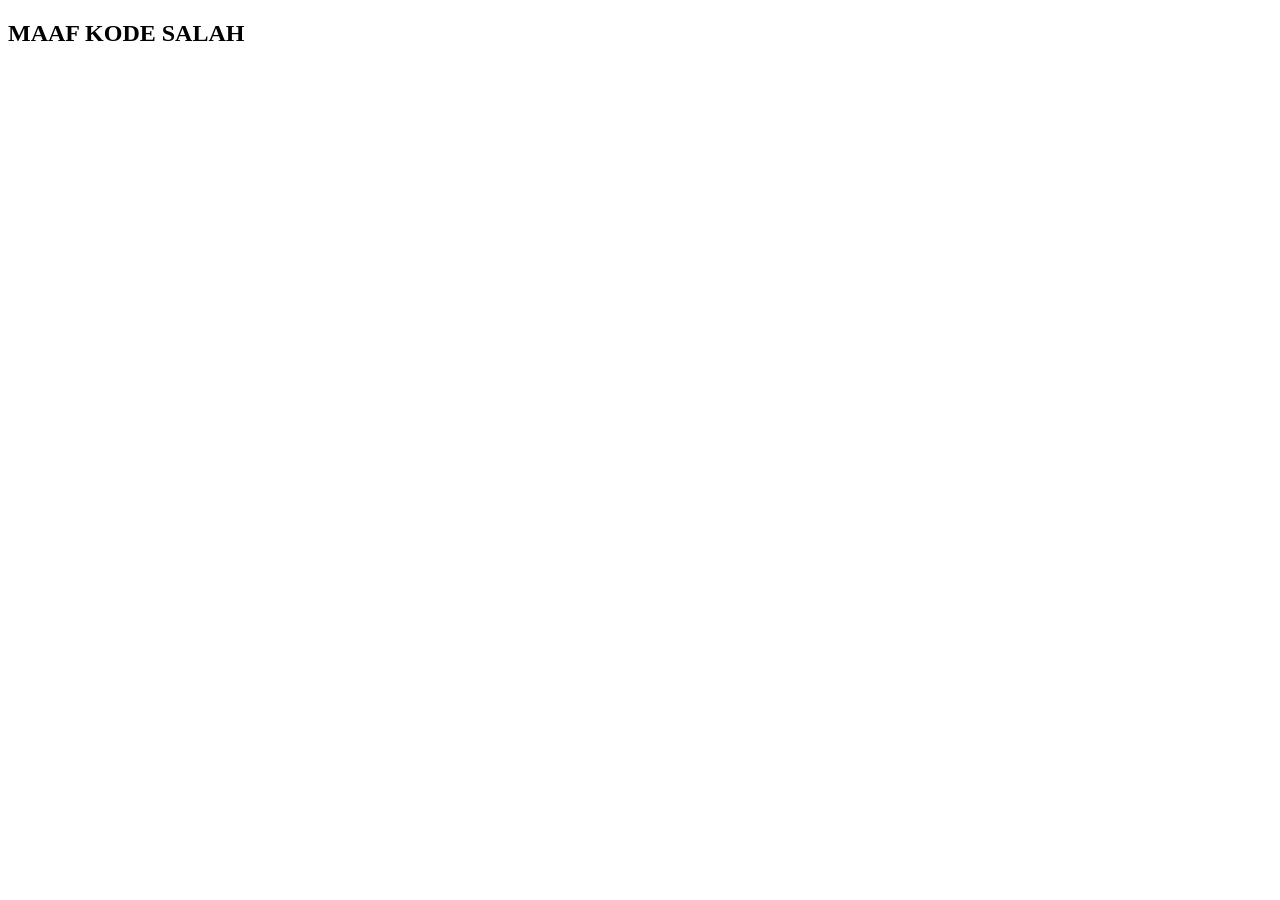
<file: web-javascript/tugas4-js.html>
<!DOCTYPE html>
<html lang="en">
<head>
    <meta charset="UTF-8">
    <meta name="viewport" content="width=device-width, initial-scale=1.0">
    <title>Percabangan SWITCH</title>
</head>
<body>
 <script type="text/javascript">
        var hari = prompt('Masukan Kode Hari [1 s/d 7]');
 
        switch(hari) {
            case "1" : 
            document.write('<h2>SENIN</h2>');
            break;
            case "2" : 
            document.write('<h2>SELASA</h2>');
            break;
            case "3" : 
            document.write('<h2>RABU</h2>');
            break;
            case "4" : 
            document.write('<h2>KAMIS</h2>');
            break;
            case "5" : 
            document.write('<h2>JUMAT</h2>');
            break;
            case "6": 
            document.write('<h2>SABTU</h2>');
            break;
            case "7" : 
            document.write('<h2>MINGGU</h2>');
            break;
            default :
            document.write('<h2>MAAF KODE SALAH</h2>');
        }
    </script>
</body>
</html>
</file>
<file: tugas2/css/style.css>
:root {
    --bg-color: #FFF9D8; 
    --text-main: #4A4633; 
    --text-muted: #7A7558;
    --accent: #E5A93C;
    --card-bg: #FFFFFF;
}

body {
    font-family: 'Poppins', sans-serif;
    background-color: var(--bg-color);
    color: var(--text-main);
    margin: 0;
    padding: 0;
    
    display: flex;
    flex-direction: column;
    min-height: 100vh;
}

nav {
    position: fixed;
    top: 20px;
    left: 50%;
    transform: translateX(-50%);
    background: rgba(255, 255, 255, 0.6);
    backdrop-filter: blur(12px); 
    -webkit-backdrop-filter: blur(12px);
    border: 1px solid rgba(255, 255, 255, 0.8);
    padding: 10px 30px;
    border-radius: 50px;
    box-shadow: 0 10px 30px rgba(0, 0, 0, 0.05);
    z-index: 999;
    width: max-content;
}

nav ul {
    list-style: none;
    margin: 0;
    padding: 0;
    display: flex; 
    gap: 30px;
    align-items: center;
}

nav a {
    text-decoration: none;
    color: var(--text-main);
    font-weight: 600;
    font-size: 0.95rem;
    transition: all 0.3s ease;
}

nav a:hover {
    color: var(--accent);
}

.dicoding-link {
    background-color: var(--text-main);
    color: var(--bg-color) !important;
    padding: 8px 20px;
    border-radius: 30px;
}

.dicoding-link:hover {
    background-color: var(--accent);
    transform: translateY(-2px);
}

header {
    margin-top: 100px; 
    padding: 60px 20px 40px;
    text-align: center;
    display: flex;
    justify-content: center;
}

.header-content {
    max-width: 600px;
}

header h1 {
    font-size: 3rem;
    margin: 0 0 10px 0;
    font-weight: 600;
    line-height: 1.2;
}

.highlight {
    color: var(--accent);
    position: relative;
}

header p {
    font-size: 1.1rem;
    color: var(--text-muted);
    font-weight: 300;
}

.container {
    display: flex; 
    max-width: 1000px;
    margin: 0 auto 60px;
    padding: 0 20px;
    gap: 40px;
    flex: 1;
    align-items: flex-start;
}

article {
    flex: 1.8; 
    background: var(--card-bg);
    padding: 40px;
    border-radius: 24px;
    box-shadow: 0 20px 40px rgba(168, 158, 107, 0.15); 
}

.article-header h2 {
    font-size: 1.8rem;
    margin-top: 0;
    margin-bottom: 20px;
}

article p {
    line-height: 1.8;
    color: var(--text-muted);
    margin-bottom: 25px;
}

.skills-section h3 {
    font-size: 1.2rem;
    margin-bottom: 15px;
}

.skills-badges {
    display: flex;
    flex-wrap: wrap;
    gap: 10px;
}

.badge {
    background-color: var(--bg-color);
    color: var(--text-main);
    padding: 8px 16px;
    border-radius: 12px;
    font-size: 0.9rem;
    font-weight: 600;
}

aside {
    flex: 1; 
}

.profile-card {
    background: var(--card-bg);
    padding: 40px 30px;
    border-radius: 24px;
    text-align: center;
    box-shadow: 0 20px 40px rgba(168, 158, 107, 0.15);
}

.profile-img {
    width: 160px;
    height: 160px;
    object-fit: cover; 
    border-radius: 50%;
    margin-bottom: 20px;
    border: 8px solid var(--bg-color);
    box-shadow: 0 10px 20px rgba(0,0,0,0.1);
}

.profile-card h3 {
    margin: 0 0 20px 0;
    font-size: 1.3rem;
}

.bio-details {
    display: flex;
    flex-direction: column;
    gap: 15px;
}

.bio-item {
    display: flex;
    justify-content: space-between;
    align-items: center;
    padding-bottom: 10px;
    border-bottom: 1px dashed rgba(122, 117, 88, 0.3);
}

.bio-item .label {
    font-weight: 600;
    font-size: 0.9rem;
}

.bio-item .value {
    color: var(--text-muted);
    font-size: 0.9rem;
}

footer {
    text-align: center;
    padding: 30px;
    color: var(--text-muted);
    font-size: 0.9rem;
}

.btn-github {
    display: inline-block;
    background: #24292e;
    color: white;
    padding: 10px 1px;
    border-radius: 8px;
    text-decoration: none;
    font-weight: 600;
    width: 100%;
    transition: background 0.3s ease, transform 0.2s ease;
}

@media screen and (max-width: 768px) {
    nav {
        width: 85%;
        padding: 10px 15px;
    }
    
    nav ul {
        justify-content: space-between;
        gap: 10px;
    }

    nav a {
        font-size: 0.85rem;
    }
    
    .container {
        flex-direction: column; 
    }
    
    article, aside {
        width: 100%;
        box-sizing: border-box;
    }
}

@keyframes fadeInUp {
    from {
        opacity: 0;
        transform: translateY(30px);
    }
    to {
        opacity: 1;
        transform: translateY(0);
    }
}

@keyframes fadeIn {
    from { opacity: 0; }
    to   { opacity: 1; }
}

@keyframes float {
    0%   { transform: translateY(0px); }
    50%  { transform: translateY(-10px); }
    100% { transform: translateY(0px); }
}

@keyframes pulse {
    0%   { transform: scale(1); }
    50%  { transform: scale(1.03); }
    100% { transform: scale(1); }
}

nav {
    opacity: 0;
    animation: fadeIn 0.8s ease forwards;
}

header {
    animation: fadeInUp 1s ease forwards;
}

article {
    opacity: 0;
    animation: fadeInUp 1s ease forwards;
    animation-delay: 0.2s;
}

aside {
    opacity: 0;
    animation: fadeInUp 1s ease forwards;
    animation-delay: 0.4s;
}

.profile-img {
    animation: float 4s ease-in-out infinite;
}

.badge {
    opacity: 0;
    animation: fadeInUp 0.6s ease forwards;
}
.badge:nth-child(1) { animation-delay: 0.5s; }
.badge:nth-child(2) { animation-delay: 0.6s; }
.badge:nth-child(3) { animation-delay: 0.7s; }

.highlight:hover {
    animation: pulse 0.6s ease;
}

article, .profile-card {
    transition: transform 0.3s ease, box-shadow 0.3s ease;
}
article:hover, .profile-card:hover {
    transform: translateY(-5px);
    box-shadow: 0 25px 50px rgba(168, 158, 107, 0.2);
}

.btn-github {
    display: inline-block;
    background: #24292e;
    color: white;
    padding: 10px 20px;
    border-radius: 8px;
    text-decoration: none;
    font-weight: 600;
    width: 100%;
    text-align: center;
    box-sizing: border-box;
    transition: background 0.3s ease, transform 0.2s ease;
}
.btn-github:hover {
    background: var(--accent);
    transform: translateY(-2px);
}
</file>
<file: web-css/css/style.css>
/* membuat body berwarna abu abu dan font bertipe arial dan sans-serif ukuran 16px */
body {
    background-color: gray;
    font-family: Arial, sans-serif;
    font-size: 16px;
}

/* membuat canvas putih di tengah */
.container {
    background-color: white;
    margin: 0 auto;
    width: 900px;
}

/* mengatur jarak dalam header */
.header {
    padding-top: 20px;
    padding-right: 20px;
    padding-left: 20px;
}

/* mengatur judul */
.header .judul {
    font-size: 40px;
    font-weight: bold;
    margin-bottom: 5px;
}

/* untuk navigasi atau menu atas */
.nav {
    padding: 0px
}

.nav li {
    /* membuat list navigasi menjadi horizontal dan mengatur jarak antar menu */
    display: inline-block;
    margin-right: 10px;
    margin-top: 20px;
}

/* untuk menghilangkan garis bawah pada link navigasi dan mengatur warna link navigasi */
.nav li a {
    text-decoration: none;
    color: navy;
}

/* membuat animasi saat link navigasi di sorot */
.nav li a:hover {
    background-color: pink;
    color: white;
    transition: 0.5s;
}

/* untuk css banner */
.banner {
    height: 350px;
    /* background-color: lightblue; */
    /* memberikan file gambar */
    background-image: url('../img/banner.jpg');
    /* atur ukuran gambar */
    background-size: cover;
    /* mengatur posisi gambar horizontal dan vertikal */
    background-position: center center;
    background-repeat: no-repeat;
    /* mengatur garis tepi tebal jenis warna */
    border-top: 5px solid pink;
    border-bottom: 5px solid skyblue;
}

/* menambahkan bagian isi  */
.isi {
    padding: 20px;
}

.isi h2 {
    font-size: 30px;
    font-weight: bold;
}

.isi .penulis {
    font-size: 14px;
    /* agar agak naik */
    margin-top: -10px;
}

.isi .penulis a {
    text-decoration: none;
    color: pink;
} 

.isi p {
   font-size: 16px;
   margin-bottom: 10px;
}

/* menambahkan footer */
.footer {
    background-color: skyblue;
    height: 50px;
    padding-top: 10px;
    margin: 0 auto;
    width: 900px;
}


.footer .copyright {
    font-size: 16px;
    color: white;
    text-align: center;
}
</file>
<file: tugas3/style.css>
/* untuk H1 warna merah dan ukuran font 30px */
h1 {
    color: red;
    font-size: 30px;
}
/* untuk p warna hijau dan ukuran font 10px */
p {
    color: green;
    font-size: 10px;
}
/* untuk h2 ukuran font 20px */
h2 {
    font-size: 20px;
}
</file>
